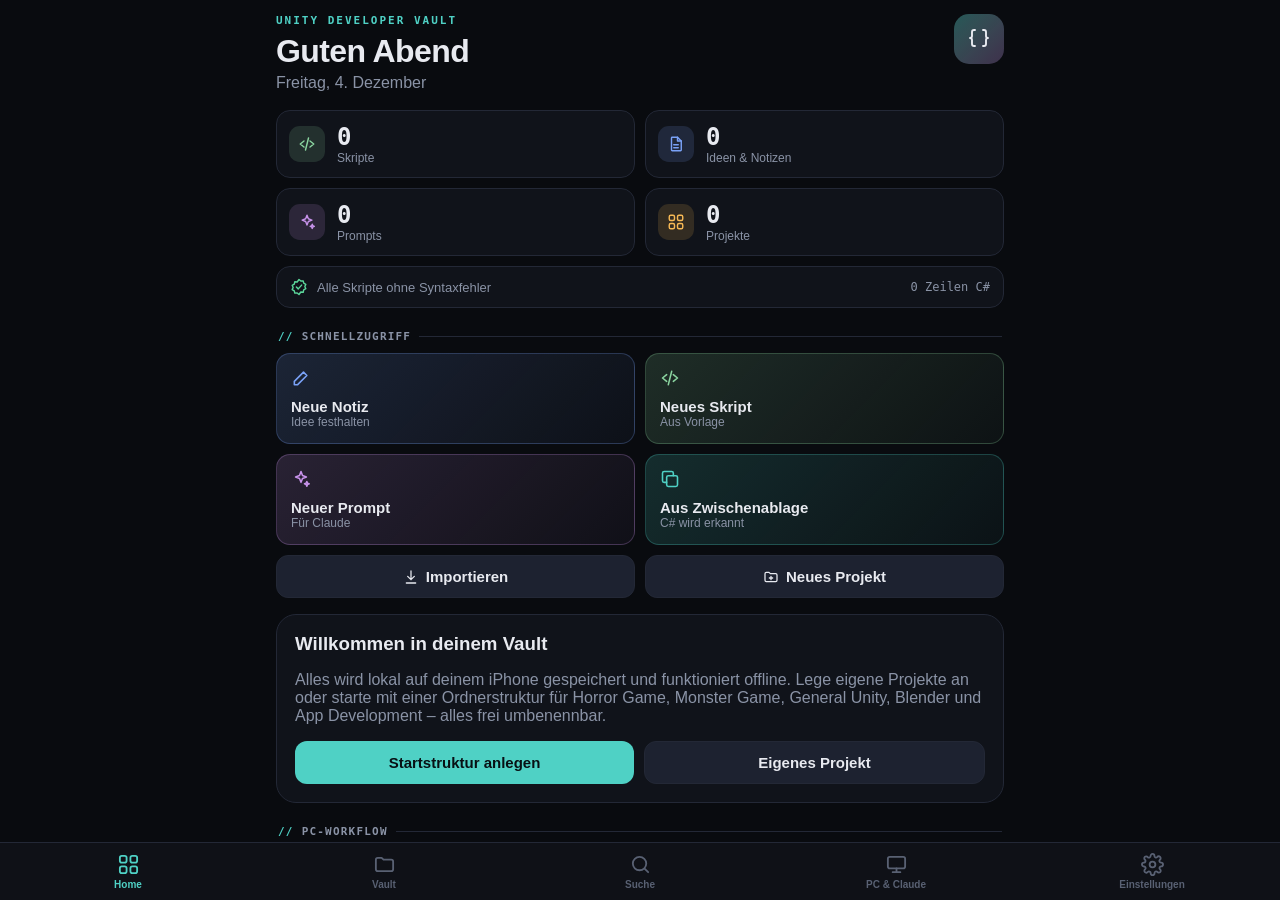
<file: web/index.html>
<!doctype html>
<html lang="de" data-theme="dark">
<head>
  <meta charset="utf-8">
  <meta name="viewport" content="width=device-width, initial-scale=1, maximum-scale=1, viewport-fit=cover">
  <meta name="theme-color" content="#090B0F">
  <meta name="apple-mobile-web-app-capable" content="yes">
  <meta name="mobile-web-app-capable" content="yes">
  <meta name="apple-mobile-web-app-status-bar-style" content="black-translucent">
  <meta name="apple-mobile-web-app-title" content="Unity Vault">
  <meta name="format-detection" content="telephone=no">
  <title>Unity Vault</title>
  <link rel="manifest" href="manifest.webmanifest">
  <link rel="apple-touch-icon" href="icons/icon-180.png">
  <link rel="icon" href="icons/icon-192.png">
  <link rel="stylesheet" href="styles.css">
</head>
<body>
  <div id="splash"><div class="splash-logo">{ }</div></div>
  <div id="app">
    <main id="view"></main>
    <nav id="tabbar" aria-label="Hauptnavigation"></nav>
  </div>
  <div id="overlay"></div>
  <div id="toasts" aria-live="polite"></div>
  <noscript>Diese App benötigt JavaScript.</noscript>
  <script type="module" src="js/app.js"></script>
</body>
</html>
</file>
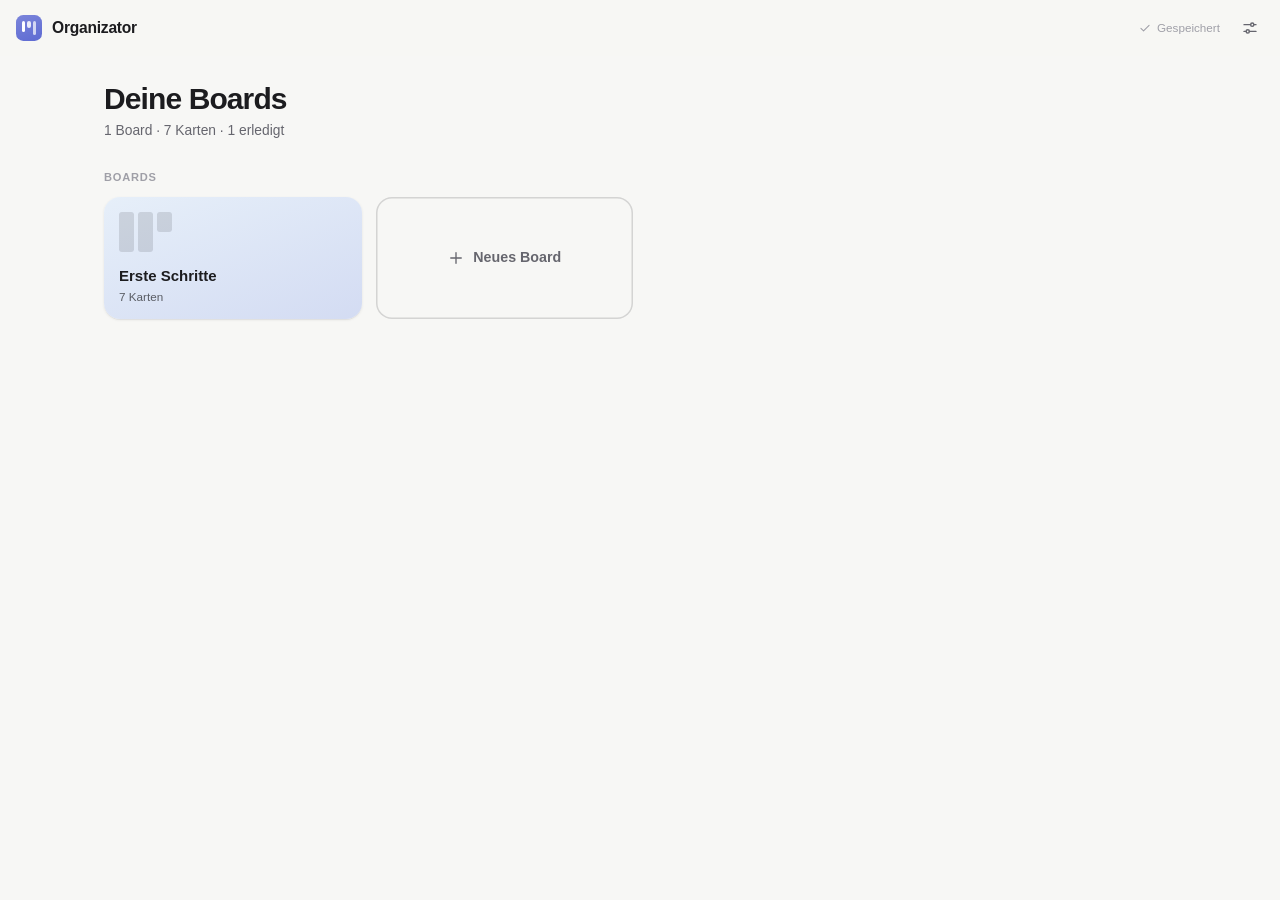
<file: web/board/index.html>
<!doctype html>
<html lang="de" data-theme="light">
<head>
  <meta charset="utf-8">
  <meta name="viewport" content="width=device-width, initial-scale=1, maximum-scale=1, viewport-fit=cover">
  <meta name="theme-color" content="#F7F7F5">
  <meta name="description" content="Organizator – minimalistische Boards mit Listen und Karten. Offline, automatisch gespeichert.">
  <meta name="apple-mobile-web-app-capable" content="yes">
  <meta name="mobile-web-app-capable" content="yes">
  <meta name="apple-mobile-web-app-status-bar-style" content="default">
  <meta name="apple-mobile-web-app-title" content="Organizator">
  <meta name="format-detection" content="telephone=no">
  <title>Organizator</title>
  <link rel="manifest" href="manifest.webmanifest">
  <link rel="apple-touch-icon" href="icons/icon-180.png">
  <link rel="icon" href="icons/icon-192.png">
  <link rel="stylesheet" href="styles.css">
  <script>
    // Apply the saved theme before the first paint (no white flash in dark mode).
    try {
      var s = JSON.parse(localStorage.getItem("organizator.settings") || "{}");
      var dark = s.theme === "dark" || (s.theme !== "light" && matchMedia("(prefers-color-scheme: dark)").matches);
      document.documentElement.dataset.theme = dark ? "dark" : "light";
    } catch (e) {}
  </script>
</head>
<body>
  <div id="splash" aria-hidden="true"><span class="logo" style="width:44px;height:44px;padding:11px;gap:4px"><i></i><i></i><i></i></span></div>
  <div id="app"></div>
  <div id="toasts" aria-live="polite"></div>
  <noscript>Organizator benötigt JavaScript.</noscript>
  <script type="module" src="js/app.js"></script>
</body>
</html>
</file>
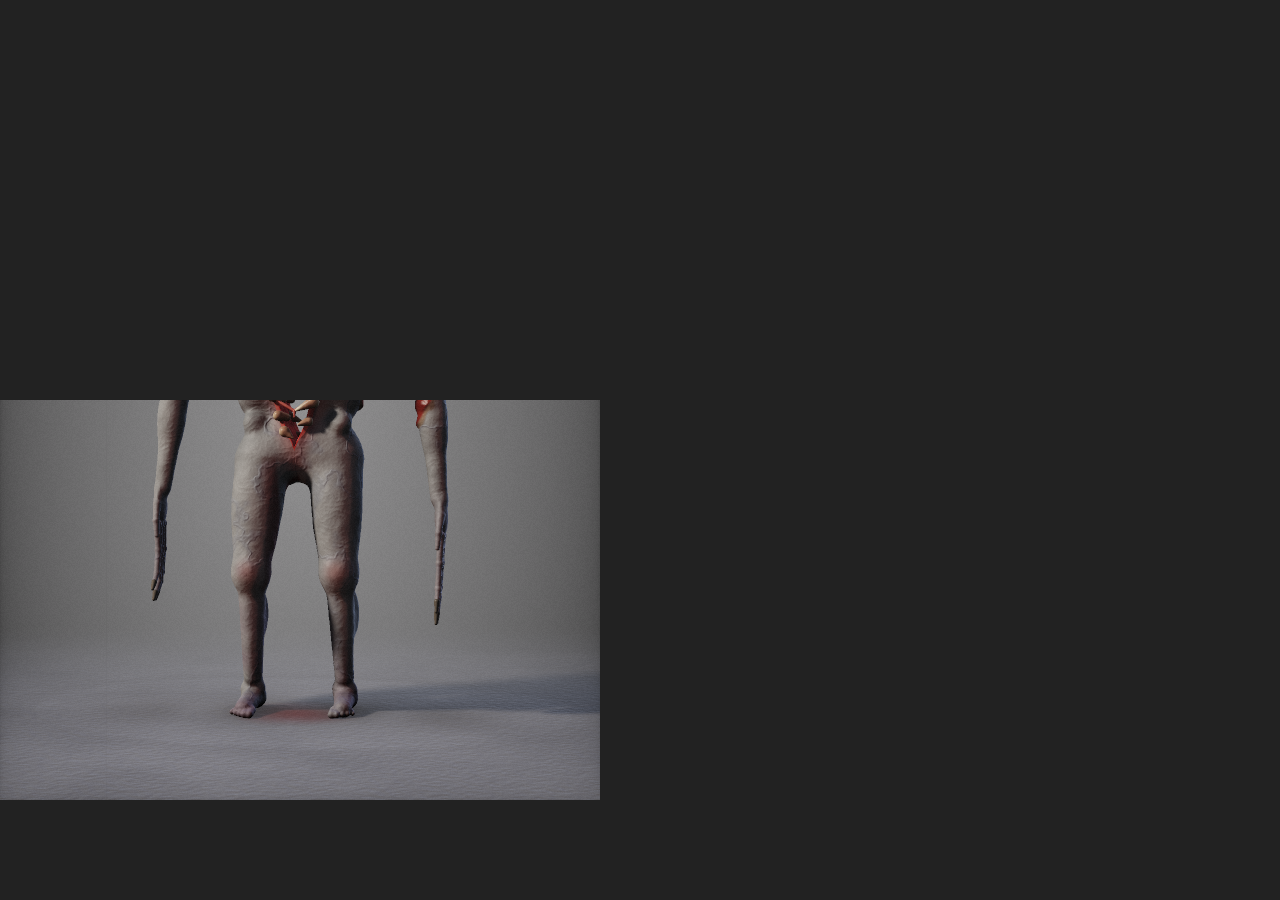
<file: creatures/spalt/spalt_render.html>
<!doctype html>
<html><head><meta charset="utf-8"><title>Spalt Render</title>
<style>html,body{margin:0;background:#222}canvas{display:block}</style></head>
<body><canvas id="c"></canvas>
<script id="fs" type="x-shader/x-fragment">
precision highp float;
uniform vec2 uRes;
uniform vec2 uOff;
uniform float uAA;

// ---------------- noise ----------------
float hash(vec3 p){ p=fract(p*0.3183099+0.1); p*=17.0; return fract(p.x*p.y*p.z*(p.x+p.y+p.z)); }
float noise(vec3 x){
  vec3 i=floor(x); vec3 f=fract(x); f=f*f*(3.0-2.0*f);
  return mix(mix(mix(hash(i),hash(i+vec3(1,0,0)),f.x),mix(hash(i+vec3(0,1,0)),hash(i+vec3(1,1,0)),f.x),f.y),
             mix(mix(hash(i+vec3(0,0,1)),hash(i+vec3(1,0,1)),f.x),mix(hash(i+vec3(0,1,1)),hash(i+vec3(1,1,1)),f.x),f.y),f.z);
}
float fbm(vec3 p){ float a=0.5,s=0.0; for(int i=0;i<5;i++){ s+=a*noise(p); p=p*2.03+vec3(1.7,9.2,3.1); a*=0.5;} return s; }

// ---------------- primitives ----------------
float smin(float a,float b,float k){ float h=clamp(0.5+0.5*(b-a)/k,0.0,1.0); return mix(b,a,h)-k*h*(1.0-h); }
float sdSph(vec3 p,vec3 c,float r){ return length(p-c)-r; }
float sdCap(vec3 p,vec3 a,vec3 b,float r){ vec3 pa=p-a,ba=b-a; float h=clamp(dot(pa,ba)/dot(ba,ba),0.0,1.0); return length(pa-ba*h)-r; }
float sdRC(vec3 p,vec3 a,vec3 b,float r1,float r2){
  vec3 ba=b-a; float l2=dot(ba,ba); float rr=r1-r2; float a2=l2-rr*rr; float il2=1.0/l2;
  vec3 pa=p-a; float y=dot(pa,ba); float z=y-l2;
  vec3 xv=pa*l2-ba*y; float x2=dot(xv,xv); float y2=y*y*l2; float z2=z*z*l2;
  float k=sign(rr)*rr*rr*x2;
  if(sign(z)*a2*z2>k) return sqrt(x2+z2)*il2-r2;
  if(sign(y)*a2*y2<k) return sqrt(x2+y2)*il2-r1;
  return (sqrt(x2*a2*il2)+y*rr)*il2-r1;
}
float sdEll(vec3 p,vec3 c,vec3 r){ p-=c; float k0=length(p/r); float k1=length(p/(r*r)); return k0*(k0-1.0)/k1; }

float smax(float a,float b,float k){ return -smin(-a,-b,k); }
vec3 rotZ(vec3 p,float a){ float c=cos(a),s=sin(a); return vec3(c*p.x-s*p.y,s*p.x+c*p.y,p.z); }
vec3 rotX(vec3 p,float a){ float c=cos(a),s=sin(a); return vec3(p.x,c*p.y-s*p.z,s*p.y+c*p.z); }
vec3 rotY(vec3 p,float a){ float c=cos(a),s=sin(a); return vec3(c*p.x+s*p.z,p.y,-s*p.x+c*p.z); }

// ---------------- creature: DER SPALT ----------------
float gMat; float gFlay; vec3 gQ;

vec3 pose(vec3 p){
  // slight torso twist + head tilted to the side and forward
  vec3 q=p;
  q=rotY(q,0.10*smoothstep(1.0,2.0,q.y));
  float k=smoothstep(1.95,2.18,q.y);
  vec3 piv=vec3(0.0,2.0,0.0);
  q=piv+rotX(rotZ(q-piv,0.20*k),-0.16*k);
  return q;
}

float gapW(float y){
  float open=smoothstep(0.96,1.20,y);
  float b=0.13*smoothstep(1.0,1.62,y)*(1.0-0.66*smoothstep(1.76,2.06,y));
  return mix(-0.03,0.012+b,open);
}

float head(vec3 q){
  vec3 ps=vec3(abs(q.x),q.yz);
  float d=sdEll(q,vec3(0.0,2.30,0.05),vec3(0.160,0.215,0.180));
  d=smin(d,sdEll(q,vec3(0.0,2.37,-0.02),vec3(0.168,0.185,0.178)),0.05);       // cranium
  d=smin(d,sdEll(q,vec3(0.0,2.15,0.08),vec3(0.095,0.075,0.085)),0.06);        // narrow jaw
  d=smin(d,sdEll(ps,vec3(0.115,2.25,0.13),vec3(0.045,0.028,0.04)),0.03);      // cheekbones
  d=smin(d,sdEll(ps,vec3(0.095,2.36,0.20),vec3(0.06,0.022,0.03)),0.03);       // brow
  d=smax(d,-sdSph(ps,vec3(0.10,2.31,0.235),0.045),0.025);                      // skinned-over sockets
  d=smax(d,-sdEll(ps,vec3(0.16,2.33,0.06),vec3(0.03,0.05,0.05)),0.03);        // temples
  // neck
  d=smin(d,sdRC(q,vec3(0.0,1.97,-0.03),vec3(0.0,2.17,0.02),0.125,0.105),0.05);
  d=smin(d,sdCap(ps,vec3(0.075,2.19,0.02),vec3(0.025,1.99,0.11),0.022),0.025); // SCM
  return d;
}

float torso(vec3 q){
  vec3 ps=vec3(abs(q.x),q.yz);
  float d=sdEll(q,vec3(0.0,1.74,0.0),vec3(0.36,0.30,0.20));                    // ribcage
  d=smin(d,sdEll(q,vec3(0.0,1.98,-0.07),vec3(0.28,0.10,0.12)),0.08);          // trapezius
  d=smin(d,sdEll(ps,vec3(0.17,1.80,0.12),vec3(0.15,0.095,0.075)),0.05);       // pecs
  d=smin(d,sdEll(ps,vec3(0.26,1.62,-0.05),vec3(0.10,0.20,0.10)),0.06);        // lats
  d=smin(d,sdEll(ps,vec3(0.19,1.82,-0.16),vec3(0.12,0.12,0.045)),0.04);       // scapulae
  d=smin(d,sdEll(ps,vec3(0.44,1.84,0.0),vec3(0.105,0.125,0.105)),0.05);       // delts
  d=smin(d,sdSph(ps,vec3(0.42,1.92,0.0),0.055),0.04);                          // acromion
  d=smin(d,sdCap(ps,vec3(0.04,1.97,0.11),vec3(0.40,1.94,0.02),0.022),0.03);   // collarbones
  d=smin(d,sdEll(q,vec3(0.0,1.43,0.0),vec3(0.22,0.25,0.14)),0.10);            // sunken belly
  d=smin(d,sdEll(ps,vec3(0.19,1.36,0.0),vec3(0.085,0.14,0.11)),0.06);         // obliques
  d=smin(d,sdEll(q,vec3(0.0,1.10,-0.02),vec3(0.24,0.15,0.15)),0.09);          // pelvis
  d=smin(d,sdSph(ps,vec3(0.185,1.20,0.07),0.045),0.04);                        // iliac crest
  d=smin(d,sdEll(ps,vec3(0.11,1.05,-0.10),vec3(0.115,0.12,0.10)),0.05);       // glutes
  return d;
}

float legs(vec3 q){
  float sd=q.x>0.0?1.0:-1.0;
  vec3 ps=vec3(abs(q.x),q.yz);
  if(sd<0.0) ps.z-=0.05;                                                      // contrapposto
  float d=sdRC(ps,vec3(0.15,1.04,0.0),vec3(0.18,0.58,0.10),0.12,0.075);
  d=smin(d,sdEll(ps,vec3(0.17,0.84,0.06),vec3(0.085,0.20,0.085)),0.05);       // quads
  d=smin(d,sdEll(ps,vec3(0.17,0.86,-0.04),vec3(0.08,0.18,0.07)),0.05);        // hamstrings
  d=smin(d,sdSph(ps,vec3(0.18,0.58,0.09),0.068),0.04);                         // knee joint
  d=smin(d,sdEll(ps,vec3(0.18,0.60,0.15),vec3(0.045,0.05,0.03)),0.02);        // kneecap
  d=smin(d,sdRC(ps,vec3(0.18,0.58,0.08),vec3(0.19,0.10,0.0),0.062,0.038),0.04);
  d=smin(d,sdEll(ps,vec3(0.19,0.40,-0.03),vec3(0.058,0.13,0.062)),0.04);      // calf
  d=smin(d,sdCap(ps,vec3(0.18,0.54,0.09),vec3(0.19,0.14,0.035),0.02),0.02);   // tibia ridge
  d=smin(d,sdSph(ps,vec3(0.215,0.09,0.0),0.027),0.02);                         // ankle bones
  d=smin(d,sdSph(ps,vec3(0.165,0.095,0.0),0.025),0.02);
  d=smin(d,sdSph(ps,vec3(0.19,0.045,-0.045),0.045),0.03);                      // heel
  d=smin(d,sdRC(ps,vec3(0.19,0.06,-0.02),vec3(0.20,0.03,0.15),0.045,0.035),0.03);
  for(int i=0;i<5;i++){ float fi=float(i);
    vec3 t0=vec3(0.165+fi*0.017,0.026,0.15-abs(fi-1.0)*0.008);
    d=smin(d,sdCap(ps,t0,t0+vec3(0.003*fi,-0.008,0.055-fi*0.007),0.016-fi*0.0015),0.01);
  }
  return d;
}

float arms(vec3 q, out float nails){
  float sd=q.x>0.0?1.0:-1.0;
  vec3 ps=vec3(abs(q.x),q.yz);
  if(sd>0.0) ps+=vec3(0.0,0.04,-0.01);                                         // dropped shoulder
  float d=sdRC(ps,vec3(0.47,1.84,-0.01),vec3(0.55,1.38,-0.05),0.07,0.05);
  d=smin(d,sdEll(ps,vec3(0.52,1.60,0.02),vec3(0.055,0.13,0.055)),0.04);       // biceps
  d=smin(d,sdEll(ps,vec3(0.53,1.62,-0.06),vec3(0.055,0.15,0.05)),0.04);       // triceps
  d=smin(d,sdSph(ps,vec3(0.555,1.37,-0.08),0.033),0.03);                       // elbow
  d=smin(d,sdRC(ps,vec3(0.55,1.37,-0.04),vec3(0.59,0.93,0.03),0.060,0.036),0.04);
  d=smin(d,sdEll(ps,vec3(0.57,1.24,0.0),vec3(0.05,0.12,0.048)),0.04);         // forearm mass
  d=smin(d,sdSph(ps,vec3(0.60,0.93,0.0),0.024),0.02);                          // wrist bone
  d=smin(d,sdEll(ps,vec3(0.60,0.85,0.04),vec3(0.028,0.085,0.058)),0.03);      // palm
  nails=1e3;
  float curl=sd<0.0?0.55:0.15;
  for(int i=0;i<4;i++){ float fi=float(i);
    vec3 a=vec3(0.60,0.775,0.0+fi*0.027);
    float ln=(i==0||i==3)?0.85:1.0;
    vec3 dir=normalize(vec3(-0.05,-1.0,0.05));
    vec3 m1=a+dir*0.13*ln;
    vec3 dir2=normalize(dir+vec3(0.0,0.0,curl*0.6));
    vec3 m2=m1+dir2*0.12*ln;
    vec3 dir3=normalize(dir2+vec3(0.0,curl*0.4,curl));
    vec3 tp=m2+dir3*0.085*ln;
    d=smin(d,sdSph(ps,a,0.018),0.008);                                         // knuckle
    d=smin(d,sdRC(ps,a,m1,0.016,0.0135),0.006);
    d=smin(d,sdSph(ps,m1,0.016),0.005);
    d=smin(d,sdRC(ps,m1,m2,0.0135,0.012),0.005);
    d=smin(d,sdSph(ps,m2,0.0135),0.004);
    d=smin(d,sdRC(ps,m2,tp,0.012,0.009),0.004);
    nails=min(nails,sdRC(ps,tp-dir3*0.02+vec3(0.0,0.0,0.004),tp+dir3*0.022,0.009,0.004));
  }
  vec3 t0=vec3(0.60,0.86,0.09), t1=vec3(0.595,0.79,0.12), t2=vec3(0.59,0.73,0.125);
  d=smin(d,sdRC(ps,t0,t1,0.017,0.014),0.01);
  d=smin(d,sdRC(ps,t1,t2,0.014,0.011),0.005);
  return d;
}

float teeth(vec3 q){
  if(abs(q.x)>0.24||q.y<1.0||q.y>2.47) return 1e3;
  float d=1e3;
  for(int i=0;i<17;i++){
    for(int s=0;s<2;s++){
      float sg=(s==0)?-1.0:1.0;
      float fi=float(i)+(sg>0.0?0.5:0.0);
      float y=1.08+fi*0.080;
      float w=gapW(y);
      if(w<0.02) continue;
      if(abs(q.y-y)>0.12) continue;
      float zf=0.075*(1.0-smoothstep(1.9,2.4,y))+0.045;
      for(int r=0;r<2;r++){
        float h1=fract(sin(fi*7.31+sg*3.7+float(r)*1.9)*917.7);
        float h2=fract(sin(fi*3.17+sg*1.3+float(r)*5.1)*331.3);
        float z=(r==0)?zf:-zf*0.55;
        float ln=(h1<0.18)?0.35:(0.55+0.45*h2);                                // some broken
        float rad=0.016+0.008*h2;
        vec3 a=vec3(sg*(w+0.014),y+(h1-0.5)*0.02,z+(h2-0.5)*0.02);
        vec3 b=vec3(sg*(w-w*0.95*ln),y-0.03*(h2-0.3)-0.015,z+(h1-0.5)*0.05);
        d=min(d,sdRC(q,a,b,rad,(h1<0.18)?rad*0.7:0.0025));
      }
    }
  }
  return d;
}

float strands(vec3 q){
  if(abs(q.x)>0.2) return 1e3;
  float d=1e3;
  for(int i=0;i<4;i++){ float fi=float(i);
    float y=1.30+fi*0.19+0.03*sin(fi*5.0);
    float w=gapW(y)+0.01; float z=0.12-0.055*fi+0.03*sin(fi*3.0);
    vec3 a=vec3(-w,y,z), b=vec3(w,y+0.02*sin(fi*2.0),z),
         m=vec3(0.02*sin(fi),y-0.05-0.04*fract(fi*0.37),z);
    float r=0.0035+0.002*fract(fi*0.71);
    d=min(d,sdCap(q,a,m,r)); d=min(d,sdCap(q,m,b,r));
    d=min(d,sdRC(q,m,m+vec3(0.0,-0.025-0.03*fract(fi*0.53),0.0),r*1.3,0.001)); // drip
  }
  return d;
}

float map(vec3 p){
  float g=p.y;
  float bound=sdEll(p,vec3(0.0,1.3,0.0),vec3(0.95,1.45,0.55));
  if(bound>0.3){ gMat=4.0; return min(g,bound); }
  vec3 q=pose(p); gQ=q;
  float dBody=torso(q);
  if(q.y>1.9) dBody=smin(dBody,head(q),0.05);
  if(q.y<1.25) dBody=smin(dBody,legs(q),0.06);
  float dNail=1e3;
  if(abs(q.x)>0.30) dBody=smin(dBody,arms(q,dNail),0.05);
  float w=gapW(q.y);
  float rim=smoothstep(0.035,0.0,abs(abs(q.x)-w))*smoothstep(1.05,1.25,q.y);
  if(dBody<0.05){
    float fl=smoothstep(0.60,0.66,fbm(q*2.2+vec3(3.0,1.0,0.0)));
    gFlay=fl;
    float skinD=0.006*fbm(q*5.0)+0.0006*abs(sin(q.y*70.0+fbm(q*6.0)*30.0));
    float veins=1.0-smoothstep(0.0,0.018,abs(fbm(q*4.0)-0.5));
    float ax=abs(q.x);
    float ribs=smoothstep(0.12,0.22,ax)*(1.0-smoothstep(0.36,0.40,ax))*smoothstep(1.46,1.54,q.y)*(1.0-smoothstep(1.70,1.76,q.y))
               *smoothstep(-0.08,0.04,q.z)*(0.5+0.5*sin(q.y*52.0-ax*9.0));
    dBody+=skinD-0.0012*veins-0.011*ribs+fl*(0.004*sin(q.y*80.0+fbm(q*3.0)*10.0)-0.008);
    dBody-=0.012*rim;                                                          // swollen lips of the rift
  }
  float cut=w-abs(q.x);
  if(cut>-0.01) cut+=0.004*fbm(q*30.0);
  float dB=max(dBody,cut);
  float isCut=(cut>dBody-0.004)?1.0:0.0;
  float dT=teeth(q);
  float dS=strands(q);
  float d=dB; gMat=isCut>0.5?3.0:(rim>0.35?3.5:1.0);
  if(dNail<d){d=dNail;gMat=2.6;}
  if(dT<d){d=dT;gMat=2.0;}
  if(dS<d){d=dS;gMat=3.2;}
  if(g<d){d=g;gMat=4.0;}
  return d;
}

vec3 calcN(vec3 p){
  vec2 e=vec2(0.0009,0.0);
  return normalize(vec3(map(p+e.xyy)-map(p-e.xyy),map(p+e.yxy)-map(p-e.yxy),map(p+e.yyx)-map(p-e.yyx)));
}
float shadow(vec3 ro,vec3 rd,float k){
  float res=1.0,t=0.015;
  for(int i=0;i<80;i++){ float h=map(ro+rd*t); res=min(res,k*h/t); t+=clamp(h,0.008,0.2); if(res<0.002||t>6.0)break; }
  res=clamp(res,0.0,1.0); return res*res*(3.0-2.0*res);
}
float ao(vec3 p,vec3 n){
  float o=0.0,s=1.0;
  for(int i=1;i<=6;i++){ float h=0.02*float(i*i); o+=(h-map(p+n*h))*s; s*=0.62; }
  return clamp(1.0-1.7*o,0.0,1.0);
}
vec3 bump(vec3 p,vec3 n,float f,float amt){
  float e=0.5/f;
  vec3 g=vec3(noise((p+vec3(e,0,0))*f)-noise((p-vec3(e,0,0))*f),
              noise((p+vec3(0,e,0))*f)-noise((p-vec3(0,e,0))*f),
              noise((p+vec3(0,0,e))*f)-noise((p-vec3(0,0,e))*f));
  g-=n*dot(g,n);
  return normalize(n-amt*g);
}

vec3 bgCol(vec2 uv){
  float g=0.19-0.10*length(uv*vec2(1.1,0.55));
  return vec3(g*1.0,g*0.99,g*1.0);
}

vec3 render(vec2 frag){
  vec2 uv=(2.0*frag-uRes)/uRes.y;
  vec3 ro=vec3(1.05,1.05,5.75);
  vec3 ta=vec3(0.0,1.30,0.0);
  vec3 ww=normalize(ta-ro); vec3 uu=normalize(cross(ww,vec3(0,1,0))); vec3 vv=cross(uu,ww);
  vec3 rd=normalize(uv.x*uu+uv.y*vv+3.45*ww);

  float t=0.5; float m=-1.0;
  for(int i=0;i<300;i++){
    vec3 p=ro+rd*t; float h=map(p);
    if(abs(h)<0.0005*t){ m=gMat; break; }
    t+=h*0.7; if(t>14.0)break;
  }
  vec3 bg=bgCol(uv);
  if(m<0.0) return bg;
  vec3 p=ro+rd*t;
  map(p); m=gMat; float fl=gFlay; vec3 q=gQ;
  vec3 n=calcN(p);
  float occ=ao(p,n);

  vec3 alb; float spec=0.04; float gloss=40.0; float sss=0.0;
  float gw=gapW(q.y); float edge=1.0-smoothstep(0.0,0.09,abs(q.x)-gw);
  if(q.y<1.0) edge=0.0;
  if(m<1.5){
    n=bump(p,n,140.0,0.10);                                                    // pores
    n=bump(p,n,35.0,0.12);                                                     // fine wrinkles
    float mot=fbm(q*3.5);
    vec3 skin=mix(vec3(0.145,0.150,0.155),vec3(0.285,0.285,0.28),mot);         // pale, slightly yellow-grey
    float veins=1.0-smoothstep(0.0,0.045,abs(fbm(q*4.0)-0.5));
    skin=mix(skin,vec3(0.12,0.14,0.20),veins*0.22);
    // livor mortis: purple pooling in lower legs and hands
    float livor=(1.0-smoothstep(0.15,0.75,q.y))*smoothstep(0.35,0.7,fbm(q*3.0+4.0));
    livor+=smoothstep(1.0,0.75,q.y)*step(0.5,abs(q.x))*0.4;
    skin=mix(skin,vec3(0.16,0.10,0.14),clamp(livor,0.0,1.0)*0.6);
    // redness at joints / knuckles
    float jnt=smoothstep(0.08,0.0,length(vec2(abs(q.x)-0.18,q.y-0.59)))+smoothstep(0.05,0.0,length(vec2(abs(q.x)-0.555,q.y-1.37)));
    skin=mix(skin,vec3(0.26,0.12,0.11),clamp(jnt,0.0,1.0)*0.5);
    // grime
    skin*=0.80+0.25*fbm(q*22.0);
    float str=0.5+0.5*sin(q.y*80.0+fbm(q*3.0)*10.0);
    vec3 mus=mix(vec3(0.06,0.010,0.010),vec3(0.22,0.04,0.03),0.4*str+0.6*fbm(q*11.0));
    float tear=smoothstep(0.0,0.3,fl)*(1.0-smoothstep(0.55,1.0,fl));
    alb=mix(skin,mus,fl);
    alb=mix(alb,vec3(0.22,0.17,0.10),tear*0.45);                               // fat layer at torn edges
    // inflamed edges + blood trails
    float drip=smoothstep(0.62,0.82,noise(vec3(q.x*24.0,q.y*1.3,q.z*24.0)))*(1.0-smoothstep(0.0,0.2,abs(q.x)))*step(0.40,q.y)*(1.0-step(1.06,q.y));
    alb=mix(alb,vec3(0.22,0.05,0.045),edge*0.45);
    float bld=clamp(edge*smoothstep(0.45,0.7,fbm(q*6.0))+drip,0.0,1.0);
    alb=mix(alb,vec3(0.11,0.01,0.008),bld*0.9);
    spec=mix(0.035,0.06,max(fl,bld)); gloss=mix(28.0,120.0,max(fl,bld)); sss=mix(0.55,0.3,fl);
  } else if(m<2.3){
    n=bump(p,n,90.0,0.15);
    float c=fbm(q*22.0);
    alb=mix(vec3(0.42,0.36,0.24),vec3(0.66,0.60,0.45),c);                      // yellowed teeth
    float root=smoothstep(0.05,0.0,abs(abs(q.x)-gw)-0.01);
    alb=mix(alb,vec3(0.20,0.06,0.04),root*0.75);
    alb*=0.85+0.25*noise(q*300.0);
    spec=0.06; gloss=90.0; sss=0.2;
  } else if(m<2.8){
    alb=vec3(0.10,0.085,0.07); spec=0.05; gloss=80.0;                          // cracked dark nails
  } else {
    // rift flesh, gums, saliva
    n=bump(p,n,60.0,0.18);
    float c=fbm(q*9.0);
    float rid=0.5+0.5*sin(q.y*120.0+fbm(q*6.0)*8.0);
    alb=mix(vec3(0.16,0.015,0.015),vec3(0.45,0.07,0.055),c*0.6+rid*0.4);
    if(m>3.4){ alb=mix(vec3(0.22,0.06,0.05),vec3(0.34,0.10,0.09),c); }        // swollen gums
    if(m>3.1&&m<3.4){ alb=vec3(0.35,0.12,0.10); }
    spec=0.08; gloss=160.0; sss=0.8;
  }
  if(m>3.9){
    alb=vec3(0.13)*(0.85+0.3*fbm(vec3(p.xz*3.0,0.0)));
    spec=0.02; gloss=8.0;
    float bl=smoothstep(0.28,0.0,length(p.xz-vec2(0.0,0.10))-0.07*fbm(p*7.0));
    alb=mix(alb,vec3(0.09,0.012,0.010),clamp(bl,0.0,1.0)*0.92);
    if(bl>0.3){spec=0.06;gloss=150.0;}
  }

  vec3 L=normalize(vec3(-0.80,0.62,0.40));   // soft key: upper left front
  vec3 R=normalize(vec3(0.35,0.45,-0.85));   // cold back light
  vec3 H=normalize(L-rd);
  float ndl=dot(n,L);
  float dif=clamp(ndl,0.0,1.0);
  float sh=shadow(p+n*0.003,L,7.0);
  float fre=pow(1.0-clamp(dot(n,-rd),0.0,1.0),5.0);
  float rimT=pow(clamp(1.0+dot(n,rd),0.0,1.0),2.0)*clamp(dot(n,R)+0.25,0.0,1.0);
  float sky=0.5+0.5*n.y;
  float bounce=clamp(0.5-0.5*n.y,0.0,1.0);

  vec3 col=vec3(0.0);
  vec3 keyC=vec3(1.30,1.20,1.08);
  col+=alb*dif*sh*keyC;
  // subsurface: light bleeding into the shadow terminator, reddened
  float wrap=clamp((ndl+0.5)/1.5,0.0,1.0)-dif;
  col+=alb*sss*max(wrap,0.0)*vec3(1.1,0.45,0.35)*(0.35+0.65*sh);
  col+=alb*sky*occ*vec3(0.11,0.125,0.155);
  col+=alb*bounce*occ*vec3(0.07,0.065,0.06);
  col+=alb*rimT*occ*vec3(0.50,0.60,0.85)*2.0;
  float F=spec+(1.0-spec)*fre;
  float sp=pow(clamp(dot(n,H),0.0,1.0),gloss)*(gloss+8.0)/25.0;
  col+=sp*F*dif*sh*keyC*0.9;
  col+=F*occ*sky*vec3(0.05,0.055,0.07)*(gloss>60.0?1.0:0.4);                  // sheen/env reflection
  col*=0.30+0.70*occ;
  if(m>3.9) col=mix(col,bg,smoothstep(4.0,9.0,t));
  return col;
}

void main(){
  vec2 fc=gl_FragCoord.xy+uOff;
  vec3 c=vec3(0.0);
  for(int j=0;j<2;j++)for(int i=0;i<2;i++){
    vec2 o=(vec2(float(i),float(j))-0.5)*0.5*uAA;
    c+=render(fc+o);
  }
  c*=0.25;
  // ACES tonemap + gamma
  c=(c*(2.51*c+0.03))/(c*(2.43*c+0.59)+0.14);
  c=pow(clamp(c,0.0,1.0),vec3(1.0/2.2));
  vec2 uv=fc/uRes; c*=0.60+0.40*pow(16.0*uv.x*uv.y*(1.0-uv.x)*(1.0-uv.y),0.2);
  c+=(hash(vec3(fc,1.0))-0.5)*0.025;
  gl_FragColor=vec4(c,1.0);
}
</script>
<script>
const W=+new URLSearchParams(location.search).get('w')||600;
const Hh=Math.round(W*4/3);
const cv=document.getElementById('c'); cv.width=W; cv.height=Hh;
const gl=cv.getContext('webgl',{preserveDrawingBuffer:true,antialias:false});
function sh(t,s){const o=gl.createShader(t);gl.shaderSource(o,s);gl.compileShader(o);if(!gl.getShaderParameter(o,gl.COMPILE_STATUS))throw new Error(gl.getShaderInfoLog(o));return o;}
const pr=gl.createProgram();
gl.attachShader(pr,sh(gl.VERTEX_SHADER,'attribute vec2 p;void main(){gl_Position=vec4(p,0,1);}'));
gl.attachShader(pr,sh(gl.FRAGMENT_SHADER,document.getElementById('fs').textContent));
gl.linkProgram(pr); if(!gl.getProgramParameter(pr,gl.LINK_STATUS))throw new Error(gl.getProgramInfoLog(pr));
gl.useProgram(pr);
const b=gl.createBuffer();gl.bindBuffer(gl.ARRAY_BUFFER,b);
gl.bufferData(gl.ARRAY_BUFFER,new Float32Array([-1,-1,1,-1,-1,1,1,1]),gl.STATIC_DRAW);
const loc=gl.getAttribLocation(pr,'p');gl.enableVertexAttribArray(loc);gl.vertexAttribPointer(loc,2,gl.FLOAT,false,0,0);
gl.uniform2f(gl.getUniformLocation(pr,'uRes'),W,Hh);
gl.uniform2f(gl.getUniformLocation(pr,'uOff'),0,0);
gl.uniform1f(gl.getUniformLocation(pr,'uAA'),1.0);
gl.enable(gl.SCISSOR_TEST);
const T=100; const tiles=[];
for(let y=0;y<Hh;y+=T)for(let x=0;x<W;x+=T)tiles.push([x,y]);
let k=0;
function step(){
  if(k>=tiles.length){window.DONE=true;return;}
  const [x,y]=tiles[k++]; gl.scissor(x,y,T,T); gl.drawArrays(gl.TRIANGLE_STRIP,0,4); gl.finish();
  setTimeout(step,0);
}
step();
</script></body></html>
</file>
<file: web/styles.css>
/* Unity Developer Vault – design system (dark-first IDE aesthetic). */
:root {
  --bg: #090B0F; --surface: #10131A; --surface2: #161A23; --hi: #1D2230; --stroke: #232836; --stroke2: #323949;
  --text: #E8EAF0; --text2: #8A93A6; --text3: #596173;
  --accent: #4FD1C5; --amber: #F7B955; --error: #FF5C6C; --warning: #F7B955; --info: #6CB6FF; --success: #5BD69A;
  --note: #7AA2F7; --prompt: #C792EA; --script: #8BD5A0;
  --r-l: 20px; --r-m: 14px; --r-s: 10px;
  --mono: ui-monospace, "SF Mono", SFMono-Regular, Menlo, Consolas, monospace;
  --sans: -apple-system, BlinkMacSystemFont, "SF Pro Text", "Segoe UI", Roboto, sans-serif;
  --safe-t: env(safe-area-inset-top); --safe-b: env(safe-area-inset-bottom);
  --tabbar: calc(58px + var(--safe-b));
  --kb: 0px;
  color-scheme: dark;
  /* editor: Vault Night */
  --ce-bg: #0C0F15; --ce-text: #D8DEE9; --ce-gutter: #3A4152; --ce-gutter-active: #9AA4B8; --ce-cur: rgba(79,209,197,.06);
  --tk-keyword: #C678DD; --tk-type: #4FD1C5; --tk-method: #82AAFF; --tk-string: #C3E88D; --tk-number: #F78C6C; --tk-comment: #5C6678;
  --tk-pre: #FFCB6B; --tk-op: #89DDFF; --tk-punct: #8F9BB3; --tk-invalid: #FF5C6C;
}
html[data-theme="light"] {
  --bg: #F3F4F7; --surface: #FFFFFF; --surface2: #F8F9FB; --hi: #EDEFF4; --stroke: #E1E4EA; --stroke2: #CDD2DB;
  --text: #14171F; --text2: #5B6372; --text3: #99A0AD;
  --accent: #0E9488; --amber: #C27C0E; --error: #D92D3F; --warning: #B7791F; --info: #2F6FDB; --success: #18925A;
  --note: #3B6FE0; --prompt: #8B4FC9; --script: #1E9A4F;
  color-scheme: light;
}
.code-theme-day, html[data-theme="light"] .code-theme-auto {
  --ce-bg: #FBFBFC; --ce-text: #24292F; --ce-gutter: #B4BAC4; --ce-gutter-active: #4B5563; --ce-cur: rgba(14,148,136,.07);
  --tk-keyword: #A626A4; --tk-type: #0E8A82; --tk-method: #4078F2; --tk-string: #50A14F; --tk-number: #C2410C; --tk-comment: #9CA3AF;
  --tk-pre: #986801; --tk-op: #0184BC; --tk-punct: #5B6372; --tk-invalid: #D92D3F;
}

* { box-sizing: border-box; -webkit-tap-highlight-color: transparent; }
html, body { margin: 0; height: 100%; background: var(--bg); color: var(--text); font-family: var(--sans); font-size: 16px; -webkit-text-size-adjust: 100%; overscroll-behavior: none; }
body { overflow: hidden; }
button { font: inherit; color: inherit; background: none; border: 0; padding: 0; cursor: pointer; }
button:disabled { opacity: .4; cursor: default; }
input, textarea, select { font: inherit; color: inherit; }
a { color: var(--accent); }
code { font-family: var(--mono); font-size: .9em; background: var(--hi); padding: 1px 5px; border-radius: 5px; }
.mono { font-family: var(--mono); }
.small { font-size: 12px; }
.muted { color: var(--text2); }
.hint { color: var(--text3); font-size: 13px; line-height: 1.45; margin: 6px 2px; }
.err { color: var(--error); } .warn { color: var(--warning); } .ok { color: var(--success); } .inf { color: var(--info); }
.accent { color: var(--accent); } .script { color: var(--script); }
.spacer { flex: 1; }
.pad { padding: 0 16px; }
.mt { margin-top: 14px; }
.hidden { display: none !important; }
.icon { display: inline-flex; align-items: center; justify-content: center; flex: none; }
.icon.fav { color: var(--amber); margin-left: 5px; }
.clamp3 { display: -webkit-box; -webkit-line-clamp: 3; -webkit-box-orient: vertical; overflow: hidden; margin: 0; }

/* ---------- shell */
#splash { position: fixed; inset: 0; display: grid; place-items: center; background: var(--bg); z-index: 100; }
.splash-logo { font: 700 42px var(--mono); color: var(--accent); }
#app { position: fixed; inset: 0; display: flex; flex-direction: column; }
#view { flex: 1; min-height: 0; position: relative; }
#tabbar { display: flex; height: var(--tabbar); padding-bottom: var(--safe-b); background: color-mix(in srgb, var(--surface) 88%, transparent); backdrop-filter: blur(20px); -webkit-backdrop-filter: blur(20px); border-top: 1px solid var(--stroke); }
#tabbar button { flex: 1; display: flex; flex-direction: column; align-items: center; justify-content: center; gap: 3px; color: var(--text3); font-size: 10px; font-weight: 600; }
#tabbar button.active { color: var(--accent); }
body.editing #tabbar, body.keyboard #tabbar { display: none; }

.screen { position: absolute; inset: 0; display: flex; flex-direction: column; }
.screen-head { display: grid; grid-template-columns: 44px 1fr auto; align-items: center; gap: 6px; padding: calc(var(--safe-t) + 6px) 10px 8px; background: color-mix(in srgb, var(--bg) 90%, transparent); backdrop-filter: blur(18px); -webkit-backdrop-filter: blur(18px); z-index: 2; }
.screen-head.large { grid-template-columns: 0 1fr auto; padding-left: 18px; }
.screen-title { margin: 0; font-size: 17px; font-weight: 650; text-align: center; white-space: nowrap; overflow: hidden; text-overflow: ellipsis; }
.screen-head.large .screen-title { font-size: 32px; font-weight: 750; text-align: left; letter-spacing: -.5px; }
.head-actions { display: flex; gap: 2px; justify-content: flex-end; min-width: 44px; }
.screen-content { flex: 1; overflow-y: auto; -webkit-overflow-scrolling: touch; padding: 4px 16px calc(28px + var(--safe-b)); overscroll-behavior: contain; }
.icon-btn { width: 44px; height: 44px; display: inline-flex; align-items: center; justify-content: center; border-radius: 12px; color: var(--accent); }
.icon-btn:active { background: var(--hi); }
.icon-btn.small { width: 36px; height: 36px; color: var(--text2); }
.icon-btn.danger { color: var(--error); }
.icon-btn.fav-on { color: var(--amber); }
.icon-btn.flip .icon { transform: scaleX(-1); }
.link { color: var(--accent); font-size: 15px; font-weight: 500; padding: 6px 4px; }
.link.strong { font-weight: 650; }
.link.danger { color: var(--error); }
.link.left { text-align: left; font-size: 13px; }

/* ---------- components */
.section-header { display: flex; align-items: center; gap: 8px; margin: 22px 2px 10px; font: 600 11px var(--mono); letter-spacing: 1.2px; }
.slashes { color: var(--accent); }
.section-title { color: var(--text2); }
.section-count { color: var(--text3); }
.section-line { flex: 1; height: 1px; background: var(--stroke); }
.card { display: block; width: 100%; text-align: left; background: var(--surface); border: 1px solid var(--stroke); border-radius: var(--r-m); padding: 14px; }
button.card:active, .row:active, .quick-action:active { transform: scale(.985); }
.badge { display: inline-flex; align-items: center; justify-content: center; border-radius: 30%; flex: none; }
.badge-wrap { position: relative; flex: none; }
.status-dot { position: absolute; right: -2px; bottom: -2px; width: 11px; height: 11px; border-radius: 50%; border: 2px solid var(--surface); }
.list { display: flex; flex-direction: column; }
.card-list { background: var(--surface); border: 1px solid var(--stroke); border-radius: var(--r-m); overflow: hidden; }
.row { display: flex; align-items: center; gap: 12px; padding: 11px 12px; min-height: 60px; cursor: pointer; transition: transform .15s; position: relative; }
.card-list .row + .row::before { content: ""; position: absolute; top: 0; left: 62px; right: 0; height: 1px; background: var(--stroke); }
.row.disabled { opacity: .35; }
.row.selected { background: var(--hi); }
.row-main { flex: 1; min-width: 0; }
.row-title { font-size: 16px; font-weight: 600; white-space: nowrap; overflow: hidden; text-overflow: ellipsis; display: flex; align-items: center; gap: 4px; }
.row-title.mono { font-family: var(--mono); font-size: 14.5px; }
.row-sub { font-size: 13px; color: var(--text2); white-space: nowrap; overflow: hidden; text-overflow: ellipsis; margin-top: 2px; }
.row-meta { display: flex; gap: 8px; font: 10.5px var(--mono); color: var(--text3); margin-top: 3px; overflow: hidden; white-space: nowrap; }
.row-side { display: flex; flex-direction: column; align-items: flex-end; gap: 4px; flex: none; }
.time { font: 10.5px var(--mono); color: var(--text3); }
.row-side .err, .row-side .warn { display: inline-flex; gap: 3px; align-items: center; font: 600 11px var(--mono); }
.count { font: 600 13px var(--mono); color: var(--text2); }
.reorder { position: absolute; left: 2px; top: 2px; font-size: 11px; color: var(--text3); padding: 2px 5px; }
.select-dot { width: 24px; height: 24px; border-radius: 50%; border: 2px solid var(--stroke2); display: grid; place-items: center; color: transparent; flex: none; }
.select-dot.on { background: var(--accent); border-color: var(--accent); color: var(--on-accent); }
.chips { display: flex; gap: 6px; padding: 2px 0; }
.chips.scroll { overflow-x: auto; scrollbar-width: none; margin: 8px -16px 0; padding: 2px 16px; }
.chips.scroll::-webkit-scrollbar { display: none; }
.chips.wrap { flex-wrap: wrap; }
.chip { display: inline-flex; align-items: center; gap: 5px; white-space: nowrap; padding: 6px 11px; border-radius: 99px; font-size: 13px; font-weight: 550; color: var(--c, var(--text2)); background: color-mix(in srgb, var(--c, var(--text2)) 13%, transparent); }
.chip.selected { background: var(--c, var(--accent)); color: var(--on-accent); }
.chip.static { cursor: default; }
.tag { font: 500 11.5px var(--mono); color: var(--text2); background: var(--hi); padding: 3px 7px; border-radius: 6px; }
.empty { text-align: center; padding: 40px 24px; }
.empty-icon { width: 76px; height: 76px; margin: 0 auto 14px; border-radius: 22px; display: grid; place-items: center; color: var(--accent); background: color-mix(in srgb, var(--accent) 14%, transparent); }
.empty h3 { margin: 0 0 6px; font-size: 18px; }
.empty .btn { margin-top: 14px; }
.btn { display: inline-flex; align-items: center; justify-content: center; gap: 7px; padding: 12px 18px; border-radius: 12px; background: var(--accent); color: var(--on-accent); font-weight: 650; font-size: 15px; transition: transform .12s; }
.btn:active { transform: scale(.97); }
.btn.secondary { background: var(--hi); color: var(--text); border: 1px solid var(--stroke); }
.btn.danger { background: var(--error); color: #fff; }
.btn.small { padding: 7px 12px; font-size: 13px; border-radius: 10px; }
.btn.prompt { background: var(--prompt); color: #160a22; }
.btn.wide { width: 100%; margin-top: 8px; }
.row-buttons { display: flex; gap: 10px; margin-top: 10px; }
.row-buttons > .btn { flex: 1; }
.info-line { font-size: 14px; color: var(--text2); margin: 4px 2px; }
.kv { display: flex; justify-content: space-between; padding: 7px 0; border-bottom: 1px solid var(--stroke); font-size: 15px; }
.kv span { color: var(--text2); }
.bullets { margin: 0; padding-left: 20px; color: var(--text2); font-size: 14px; line-height: 1.55; }
.bullets li { margin: 4px 0; }
.crumbs { display: flex; flex-wrap: wrap; gap: 2px; margin: 0 0 4px; }
.crumbs .link { font-size: 13px; padding: 2px; }

/* ---------- dashboard */
.dashboard .screen-head { display: none; }
.dashboard .screen-content { padding-top: calc(var(--safe-t) + 14px); }
.hero { display: flex; justify-content: space-between; align-items: flex-start; margin-bottom: 18px; }
.eyebrow { font: 600 11px var(--mono); letter-spacing: 2px; color: var(--accent); }
.greet { margin: 6px 0 4px; font-size: 32px; font-weight: 750; letter-spacing: -.6px; }
.logo { width: 50px; height: 50px; border-radius: 15px; display: grid; place-items: center; background: linear-gradient(135deg, color-mix(in srgb, var(--accent) 40%, transparent), color-mix(in srgb, var(--prompt) 28%, transparent)); }
.stats { display: grid; grid-template-columns: 1fr 1fr; gap: 10px; }
.stat { display: flex; align-items: center; gap: 12px; padding: 12px; }
.stat-value { font: 700 24px var(--mono); }
.stat-label { font-size: 12px; color: var(--text2); white-space: nowrap; }
.health { display: flex; align-items: center; gap: 9px; margin-top: 10px; padding: 11px 13px; font-size: 13px; color: var(--text2); }
.quick { display: grid; grid-template-columns: 1fr 1fr; gap: 10px; }
.quick-action { text-align: left; padding: 14px; border-radius: var(--r-m); color: var(--c); background: linear-gradient(135deg, color-mix(in srgb, var(--c) 17%, transparent), color-mix(in srgb, var(--c) 4%, transparent)); border: 1px solid color-mix(in srgb, var(--c) 26%, transparent); display: flex; flex-direction: column; gap: 10px; transition: transform .15s; }
.qa-title { font-weight: 650; font-size: 15px; color: var(--text); }
.qa-sub { font-size: 12px; color: var(--text2); }
.welcome h3 { margin: 0 0 8px; }
.welcome { margin-top: 16px; padding: 18px; border-radius: var(--r-l); }
.continue { margin-top: 18px; padding: 16px; border-radius: var(--r-l); background: linear-gradient(135deg, var(--surface2), var(--surface)); border-color: color-mix(in srgb, var(--accent) 28%, transparent); }
.continue-head { display: flex; justify-content: space-between; margin-bottom: 10px; }
.continue-title { display: flex; gap: 10px; align-items: center; margin-bottom: 10px; }
.peek { margin: 0; padding: 9px 10px; border-radius: 9px; background: var(--ce-bg); color: var(--ce-text); font: 10.5px/1.5 var(--mono); overflow: hidden; white-space: pre; max-height: 120px; }
.peek.big { font-size: 13px; margin-top: 10px; max-height: none; }
.hscroll { display: flex; gap: 10px; overflow-x: auto; margin: 0 -16px; padding: 2px 16px 4px; scrollbar-width: none; }
.hscroll::-webkit-scrollbar { display: none; }
.script-card { flex: none; width: 236px; display: flex; flex-direction: column; gap: 8px; }
.script-foot { display: flex; align-items: center; gap: 6px; font-size: 11px; color: var(--text2); }
.dot { display: inline-block; width: 7px; height: 7px; border-radius: 50%; margin-right: 5px; }
.fav-chip { flex: none; width: auto; display: flex; align-items: center; gap: 8px; padding: 10px 12px; font-weight: 600; font-size: 14px; white-space: nowrap; }
.project-grid { display: grid; grid-template-columns: 1fr 1fr; gap: 10px; }
.project { display: flex; flex-direction: column; gap: 8px; background: linear-gradient(135deg, color-mix(in srgb, var(--c) 15%, transparent), var(--surface)); border-color: color-mix(in srgb, var(--c) 24%, transparent); }
.project-top { display: flex; justify-content: space-between; color: var(--c); }
.status-bar.flat, .status-bar-wrap {}
.card .status-bar { display: flex; gap: 3px; height: 10px; padding: 0; border: 0; background: none; }
.card .status-bar i { border-radius: 99px; min-width: 0; }
.status-legend { display: flex; justify-content: space-between; margin-top: 12px; font-size: 12px; color: var(--text2); flex-wrap: wrap; gap: 6px; }
.row-card { display: flex; align-items: center; gap: 12px; }

/* ---------- search */
.search-wrap { display: flex; align-items: center; gap: 8px; background: var(--hi); border-radius: 12px; padding: 0 12px; margin-top: 4px; }
.search-input { flex: 1; border: 0; background: none; padding: 12px 0; outline: none; font-size: 16px; -webkit-appearance: none; }
.hit .snippet { margin-top: 5px; font-size: 13px; color: var(--text2); white-space: normal; display: -webkit-box; -webkit-line-clamp: 2; -webkit-box-orient: vertical; overflow: hidden; }
.hit .snippet.mono { font-size: 12px; }
.hit .ln { font: 600 10px var(--mono); color: var(--text3); margin-right: 6px; }
mark { background: color-mix(in srgb, var(--amber) 35%, transparent); color: var(--text); border-radius: 3px; padding: 0 1px; }
.fields { display: flex; gap: 4px; margin-top: 5px; flex-wrap: wrap; }
.fields span { font: 600 9px var(--mono); color: var(--accent); background: color-mix(in srgb, var(--accent) 14%, transparent); padding: 2px 6px; border-radius: 99px; }
.fields span.plain { background: none; color: var(--text3); }
.selection-bar { position: absolute; left: 12px; right: 12px; bottom: calc(10px + var(--safe-b)); display: flex; align-items: center; gap: 4px; padding: 6px 10px 6px 16px; border-radius: 18px; background: color-mix(in srgb, var(--surface2) 92%, transparent); backdrop-filter: blur(16px); -webkit-backdrop-filter: blur(16px); border: 1px solid var(--stroke); font-weight: 600; font-size: 14px; color: var(--text2); box-shadow: 0 10px 30px rgba(0,0,0,.35); }

/* ---------- forms */
.form { display: flex; flex-direction: column; gap: 10px; }
.form-section { font: 600 11px var(--mono); letter-spacing: 1.2px; color: var(--text2); text-transform: uppercase; margin: 14px 2px 0; }
.field-row { display: flex; flex-direction: column; gap: 6px; }
.field-row.inline { flex-direction: row; align-items: center; justify-content: space-between; background: var(--surface); border: 1px solid var(--stroke); border-radius: 12px; padding: 6px 6px 6px 14px; }
.field-row.inline .field { width: auto; min-width: 0; border: 0; text-align: right; background: none; }
.field-label { font-size: 13px; color: var(--text2); margin-left: 2px; }
.field { width: 100%; background: var(--surface); border: 1px solid var(--stroke); border-radius: 12px; padding: 12px 13px; font-size: 16px; outline: none; -webkit-appearance: none; }
.field:focus { border-color: color-mix(in srgb, var(--accent) 60%, transparent); }
.field.big { font-size: 19px; font-weight: 600; }
.field.compact { padding: 8px 10px; }
.field.num { width: 80px; }
.field.as-button { text-align: left; color: var(--text); }
textarea.field { resize: vertical; line-height: 1.45; }
.toggle-row { display: flex; align-items: center; justify-content: space-between; gap: 12px; background: var(--surface); border: 1px solid var(--stroke); border-radius: 12px; padding: 12px 14px; font-size: 15px; }
.toggle-row input[type="checkbox"] { appearance: none; -webkit-appearance: none; width: 51px; height: 31px; border-radius: 99px; background: var(--stroke2); position: relative; flex: none; transition: background .2s; }
.toggle-row input[type="checkbox"]::after { content: ""; position: absolute; top: 2px; left: 2px; width: 27px; height: 27px; border-radius: 50%; background: #fff; transition: transform .2s; box-shadow: 0 2px 4px rgba(0,0,0,.25); }
.toggle-row input[type="checkbox"]:checked { background: var(--accent); }
.toggle-row input[type="checkbox"]:checked::after { transform: translateX(20px); }
.segmented { display: flex; background: var(--hi); border-radius: 10px; padding: 2px; }
.segmented button { flex: 1; padding: 7px 8px; border-radius: 8px; font-size: 13px; font-weight: 600; color: var(--text2); }
.segmented button.on { background: var(--surface2); color: var(--text); box-shadow: 0 1px 3px rgba(0,0,0,.25); }
.radio-list { display: flex; flex-direction: column; background: var(--surface); border: 1px solid var(--stroke); border-radius: 12px; overflow: hidden; }
.radio { display: flex; align-items: center; gap: 12px; padding: 12px 14px; font-size: 15px; }
.radio + .radio { border-top: 1px solid var(--stroke); }
.radio input { accent-color: var(--accent); width: 20px; height: 20px; }
.tag-editor { display: flex; flex-wrap: wrap; gap: 6px; align-items: center; background: var(--surface); border: 1px solid var(--stroke); border-radius: 12px; padding: 8px; }
.tag-pill { display: inline-flex; align-items: center; gap: 4px; padding: 5px 9px; border-radius: 99px; font: 500 12.5px var(--mono); color: var(--accent); background: color-mix(in srgb, var(--accent) 14%, transparent); }
.tag-input { flex: 1; min-width: 120px; border: 0; background: none; outline: none; padding: 5px; font: 15px var(--mono); }
.tag-sugg { font: 500 12px var(--mono); color: var(--text2); background: var(--hi); padding: 5px 8px; border-radius: 7px; white-space: nowrap; }
.icon-grid { display: grid; grid-template-columns: repeat(6, 1fr); gap: 8px; }
.icon-choice { aspect-ratio: 1; border-radius: 11px; display: grid; place-items: center; background: var(--hi); color: var(--c); }
.icon-choice.on { background: var(--c); color: var(--on-accent); }
.color-row { display: flex; gap: 10px; flex-wrap: wrap; }
.color { width: 32px; height: 32px; border-radius: 50%; border: 3px solid transparent; }
.color.on { border-color: var(--text); }
.meta-foot { font-size: 11px; color: var(--text3); margin-top: 10px; }
.preview-box { margin: 0; background: var(--ce-bg); color: var(--ce-text); border: 1px solid var(--stroke); border-radius: 12px; padding: 12px; font: 12px/1.5 var(--mono); white-space: pre-wrap; word-break: break-word; max-height: 300px; overflow: auto; }
.preview-box.tall { max-height: 60vh; }
.dialog p { margin: 0 0 6px; line-height: 1.45; }

/* ---------- sheets, menus, toasts */
#overlay { position: fixed; inset: 0; pointer-events: none; z-index: 50; }
.sheet-backdrop { position: absolute; inset: 0; background: rgba(0,0,0,.45); opacity: 0; transition: opacity .25s; pointer-events: auto; }
.sheet-backdrop.open { opacity: 1; }
.sheet { position: absolute; left: 0; right: 0; bottom: 0; max-height: calc(100% - var(--safe-t) - 40px); display: flex; flex-direction: column; background: var(--bg); border-radius: 22px 22px 0 0; border-top: 1px solid var(--stroke); transform: translateY(100%); transition: transform .3s cubic-bezier(.2,.9,.25,1); pointer-events: auto; padding-bottom: max(var(--safe-b), var(--kb)); }
.sheet.full { height: calc(100% - var(--safe-t) - 40px); }
.sheet.open { transform: none; }
.sheet-grabber { width: 38px; height: 5px; border-radius: 99px; background: var(--stroke2); margin: 7px auto 0; }
.sheet-head { display: grid; grid-template-columns: 1fr auto 1fr; align-items: center; padding: 4px 12px 8px; }
.sheet-head .link:first-child { justify-self: start; }
.sheet-title { font-weight: 650; font-size: 16px; text-align: center; }
.sheet-actions { justify-self: end; }
.sheet-body { flex: 1; overflow-y: auto; padding: 4px 16px 24px; -webkit-overflow-scrolling: touch; }
.menu { display: flex; flex-direction: column; background: var(--surface); border: 1px solid var(--stroke); border-radius: 14px; overflow: hidden; }
.menu-item { display: flex; align-items: center; gap: 14px; padding: 14px 16px; text-align: left; font-size: 16px; color: var(--text); }
.menu-item .icon { color: var(--accent); }
.menu-item + .menu-item { border-top: 1px solid var(--stroke); }
.menu-item.danger, .menu-item.danger .icon { color: var(--error); }
.menu-sep { height: 8px; background: var(--bg); }
#toasts { position: fixed; top: calc(var(--safe-t) + 10px); left: 0; right: 0; display: flex; flex-direction: column; align-items: center; gap: 8px; z-index: 60; pointer-events: none; }
.toast { display: flex; align-items: center; gap: 12px; padding: 11px 16px; border-radius: 99px; background: color-mix(in srgb, var(--surface2) 90%, transparent); backdrop-filter: blur(18px); -webkit-backdrop-filter: blur(18px); border: 1px solid var(--stroke); box-shadow: 0 8px 26px rgba(0,0,0,.35); font-size: 14px; font-weight: 550; transform: translateY(-20px); opacity: 0; transition: all .3s; pointer-events: auto; max-width: calc(100% - 32px); }
.toast.show { transform: none; opacity: 1; }

/* ---------- editors */
.editor-screen { background: var(--ce-bg); height: var(--vvh, 100%); top: var(--vvtop, 0); bottom: auto; }
.editor-head { background: color-mix(in srgb, var(--ce-bg) 94%, transparent); border-bottom: 1px solid var(--stroke); }
.title-btn { display: flex; flex-direction: column; align-items: center; min-width: 0; line-height: 1.25; }
.title-btn > span { max-width: 100%; overflow: hidden; text-overflow: ellipsis; white-space: nowrap; }
.title-line { display: inline-flex; align-items: center; gap: 5px; font-weight: 650; font-size: 14.5px; }
.status-bar { display: flex; align-items: center; gap: 10px; padding: 7px 12px calc(7px + var(--safe-b)); background: color-mix(in srgb, var(--ce-bg) 96%, transparent); border-top: 1px solid var(--stroke); }
body.keyboard .status-bar { padding-bottom: 7px; }
.status-diag { display: flex; align-items: center; gap: 9px; font: 600 11.5px var(--mono); min-height: 32px; }
.status-diag > span { display: inline-flex; align-items: center; gap: 3px; }
.find-bar { padding: 8px 10px; background: var(--surface); border-bottom: 1px solid var(--stroke); display: flex; flex-direction: column; gap: 6px; }
.find-row { display: flex; align-items: center; gap: 4px; }
.find-row .field { flex: 1; }
.accessory { display: none; position: fixed; left: 0; right: 0; bottom: var(--kb); z-index: 20; background: color-mix(in srgb, var(--surface2) 96%, transparent); backdrop-filter: blur(18px); -webkit-backdrop-filter: blur(18px); border-top: 1px solid var(--stroke); }
body.keyboard .accessory.show { display: block; }
.accessory-scroll { display: flex; gap: 6px; overflow-x: auto; padding: 6px 8px; scrollbar-width: none; }
.accessory-scroll::-webkit-scrollbar { display: none; }
.acc-key { flex: none; min-width: 40px; height: 36px; padding: 0 11px; border-radius: 9px; background: var(--hi); color: var(--text); font: 600 15px var(--mono); display: inline-flex; align-items: center; justify-content: center; box-shadow: 0 1px 0 rgba(0,0,0,.3); }
.acc-key:active { background: var(--accent); color: var(--on-accent); }
body.keyboard .editor-screen .status-bar { margin-bottom: 48px; }

.ce { position: relative; flex: 1; min-height: 0; background: var(--ce-bg); color: var(--ce-text); overflow: hidden; }
.ce-gutter { position: absolute; left: 0; top: 0; bottom: 0; overflow: hidden; background: var(--ce-bg); border-right: 1px solid var(--stroke); z-index: 1; }
.ce-gutter-inner { position: absolute; left: 0; right: 0; top: 0; font: var(--ce-font); line-height: var(--ce-lh); }
.ce-gutter-inner div { height: var(--ce-lh); text-align: right; padding-right: 9px; color: var(--ce-gutter); font-size: .85em; position: relative; }
.ce-gutter-inner div.active { color: var(--ce-gutter-active); }
.ce-gutter-inner div[class*="m-"]::before { content: ""; position: absolute; left: 5px; top: calc(50% - 3px); width: 6px; height: 6px; border-radius: 50%; }
.ce-gutter-inner .m-error::before { background: var(--error); }
.ce-gutter-inner .m-warning::before { background: var(--warning); }
.ce-gutter-inner .m-info::before { background: var(--info); }
.ce-scroll { position: absolute; top: 0; right: 0; bottom: 0; overflow: auto; -webkit-overflow-scrolling: touch; overscroll-behavior: contain; }
.ce-content { position: relative; }
.ce-hl, .ce-input { font: var(--ce-font); line-height: var(--ce-lh); tab-size: 4; -moz-tab-size: 4; letter-spacing: 0; font-variant-ligatures: none; }
.ce-hl { position: absolute; left: var(--ce-padl); top: 0; margin: 0; white-space: pre; pointer-events: none; color: var(--ce-text); }
.ce-input { position: absolute; inset: 0; width: 100%; height: 100%; margin: 0; border: 0; outline: none; resize: none; overflow: hidden; white-space: pre; background: transparent; color: transparent; -webkit-text-fill-color: transparent; caret-color: var(--accent); padding: var(--ce-padt) 0 0 var(--ce-padl); }
.ce-input::selection { background: color-mix(in srgb, var(--accent) 30%, transparent); -webkit-text-fill-color: transparent; }
.ce-curline { position: absolute; left: 0; right: 0; top: 0; background: var(--ce-cur); pointer-events: none; }
.ce-overlay { position: absolute; inset: 0; pointer-events: none; }
.ce-overlay > div { position: absolute; left: 0; top: 0; border-radius: 3px; }
.ce-match { background: color-mix(in srgb, var(--amber) 28%, transparent); }
.ce-match.current { background: color-mix(in srgb, var(--amber) 55%, transparent); outline: 1px solid var(--amber); }
.ce-bracket { background: color-mix(in srgb, var(--accent) 30%, transparent); outline: 1px solid color-mix(in srgb, var(--accent) 60%, transparent); }
.ce-flash { left: 0 !important; width: 100% !important; background: color-mix(in srgb, var(--accent) 16%, transparent); animation: flash 1.4s ease-out forwards; }
@keyframes flash { to { opacity: 0; } }
.ce-squiggle { border-radius: 0 !important; }
.ce-squiggle::after { content: ""; position: absolute; left: 0; right: 0; bottom: 1px; height: 3px; background: radial-gradient(circle, var(--sq) 1px, transparent 1.4px) 0 0 / 4px 3px repeat-x; }
.sev-error { --sq: var(--error); } .sev-warning { --sq: var(--warning); } .sev-info { --sq: var(--info); }
.tk-keyword, .tk-contextualKeyword { color: var(--tk-keyword); }
.tk-typeName { color: var(--tk-type); }
.tk-methodName { color: var(--tk-method); }
.tk-string, .tk-char { color: var(--tk-string); }
.tk-number { color: var(--tk-number); }
.tk-comment, .tk-docComment { color: var(--tk-comment); font-style: italic; }
.tk-preprocessor, .tk-attribute { color: var(--tk-pre); }
.tk-operator { color: var(--tk-op); }
.tk-punctuation { color: var(--tk-punct); }
.tk-invalid { color: var(--tk-invalid); text-decoration: underline wavy; }

.diag-list { display: flex; flex-direction: column; background: var(--surface); border: 1px solid var(--stroke); border-radius: 12px; overflow: hidden; }
.diag { display: flex; gap: 10px; padding: 11px 12px; cursor: pointer; font-size: 14px; line-height: 1.4; }
.diag + .diag { border-top: 1px solid var(--stroke); }
.diag-icon { flex: none; margin-top: 1px; }
.diag-icon.sev-error { color: var(--error); } .diag-icon.sev-warning { color: var(--warning); } .diag-icon.sev-info { color: var(--info); }
.diag-icon.sev-ok { color: var(--success); } .diag-icon.sev-off { color: var(--text3); }
.diag-sugg { color: var(--accent); font-size: 12.5px; margin-top: 3px; }
.diag-meta { color: var(--text3); font-size: 11px; margin-top: 4px; }
.summary-tiles { display: grid; grid-template-columns: repeat(4, 1fr); gap: 8px; margin: 6px 0; }
.tile { background: var(--surface); border: 1px solid var(--stroke); border-radius: 12px; padding: 10px 4px; text-align: center; }
.tile-v { font: 700 20px var(--mono); }
.tile-l { font-size: 11px; color: var(--text2); }
.ok-card { display: flex; gap: 8px; align-items: center; color: var(--success); font-size: 14px; }
.outline-row { min-height: 46px; padding: 7px 10px; }
.outline-icon { width: 22px; text-align: center; font: 700 13px var(--mono); }
.snippet-pre { margin: 4px 0 0; font: 11px/1.45 var(--mono); color: var(--text2); white-space: pre-wrap; max-height: 64px; overflow: hidden; }

.note-screen { background: var(--bg); }
.note-head { padding: 6px 16px 10px; display: flex; flex-direction: column; gap: 8px; }
.note-title { border: 0; background: none; outline: none; resize: none; font-size: 25px; font-weight: 750; letter-spacing: -.3px; padding: 0; line-height: 1.25; overflow: hidden; }
.note-chips { display: flex; gap: 6px; align-items: center; flex-wrap: wrap; text-align: left; }
.note-chips .link { font-size: 13px; padding: 0; }
.note-body { flex: 1; min-height: 0; display: flex; flex-direction: column; }
.note-input { flex: 1; width: 100%; border: 0; outline: none; resize: none; background: none; padding: 6px 16px 120px; font-size: 17px; line-height: 1.55; }
.md-preview { flex: 1; overflow-y: auto; padding: 4px 18px 60px; font-size: 16.5px; line-height: 1.6; -webkit-overflow-scrolling: touch; }
.md-preview h1 { font-size: 26px; margin: 14px 0 8px; } .md-preview h2 { font-size: 21px; margin: 14px 0 6px; } .md-preview h3 { font-size: 18px; color: var(--text2); }
.md-preview p { margin: 8px 0; }
.md-preview ul, .md-preview ol { padding-left: 22px; margin: 8px 0; }
.md-preview li::marker { color: var(--accent); }
.md-preview li.task { list-style: none; margin-left: -20px; }
.md-preview li.task .box { display: inline-grid; place-items: center; width: 18px; height: 18px; border: 2px solid var(--text3); border-radius: 5px; margin-right: 8px; font-size: 12px; vertical-align: -3px; }
.md-preview li.task.done { color: var(--text3); text-decoration: line-through; }
.md-preview li.task.done .box { background: var(--success); border-color: var(--success); color: var(--on-accent); }
.md-preview blockquote { margin: 10px 0; padding: 2px 0 2px 14px; border-left: 3px solid var(--accent); color: var(--text2); font-style: italic; }
.md-preview hr { border: 0; height: 1px; background: var(--stroke); margin: 16px 0; }
.callout { padding: 12px; border-radius: 10px; margin: 10px 0; background: color-mix(in srgb, var(--info) 11%, transparent); border: 1px solid color-mix(in srgb, var(--info) 30%, transparent); font-size: 15px; }
.callout b { font: 600 11px var(--mono); letter-spacing: 1px; color: var(--info); display: block; margin-bottom: 4px; }
.callout-tip { --c: var(--success); background: color-mix(in srgb, var(--success) 11%, transparent); border-color: color-mix(in srgb, var(--success) 30%, transparent); } .callout-tip b { color: var(--success); }
.callout-warning, .callout-caution { background: color-mix(in srgb, var(--warning) 11%, transparent); border-color: color-mix(in srgb, var(--warning) 30%, transparent); } .callout-warning b, .callout-caution b { color: var(--warning); }
.codeblock { margin: 12px 0; border: 1px solid var(--stroke); border-radius: 12px; overflow: hidden; background: var(--ce-bg); }
.codeblock-head { display: flex; justify-content: space-between; align-items: center; padding: 6px 12px; border-bottom: 1px solid var(--stroke); font: 600 11px var(--mono); color: var(--text3); }
.copy-code { color: var(--accent); font: 600 12px var(--sans); }
.codeblock pre { margin: 0; padding: 12px; overflow-x: auto; font: 13px/1.5 var(--mono); color: var(--ce-text); }
.codeblock code { background: none; padding: 0; }
.table-wrap { overflow-x: auto; margin: 10px 0; border: 1px solid var(--stroke); border-radius: 10px; }
.md-preview table { border-collapse: collapse; font-size: 14px; }
.md-preview th, .md-preview td { padding: 8px 12px; border-bottom: 1px solid var(--stroke); text-align: left; }

@media (min-width: 700px) {
  .screen-content, .sheet-body { max-width: 760px; margin: 0 auto; width: 100%; }
  .sheet { max-width: 760px; margin: 0 auto; }
}

/* ---------- theme pickers */
.theme-grid { display: grid; grid-template-columns: repeat(2, 1fr); gap: 10px; }
.theme-card { display: flex; flex-direction: column; gap: 7px; padding: 7px; border-radius: 14px; background: var(--surface); border: 2px solid var(--stroke); text-align: left; transition: transform .12s; }
.theme-card:active { transform: scale(.97); }
.theme-card.on { border-color: var(--accent); box-shadow: 0 0 0 3px color-mix(in srgb, var(--accent) 25%, transparent); }
.theme-name { font-size: 13px; font-weight: 600; padding: 0 3px 2px; white-space: nowrap; overflow: hidden; text-overflow: ellipsis; }
.theme-mini { height: 92px; border-radius: 9px; border: 1px solid; padding: 7px; display: flex; flex-direction: column; gap: 6px; position: relative; overflow: hidden; }
.tm-bar { display: flex; gap: 5px; align-items: center; padding: 5px; border-radius: 6px; border: 1px solid; }
.tm-bar i, .tm-row i { display: block; height: 6px; border-radius: 99px; }
.tm-bar i:first-child { width: 10px; height: 10px; border-radius: 3px; }
.tm-row { display: flex; gap: 6px; align-items: center; padding-left: 3px; }
.tm-row i:first-child { width: 9px; height: 9px; border-radius: 3px; }
.tm-btn { position: absolute; right: 8px; bottom: 8px; width: 26px; height: 12px; border-radius: 4px; }
.theme-code { margin: 0; height: 92px; border-radius: 9px; padding: 7px 8px; background: var(--ce-bg); color: var(--ce-text); font: 8.6px/1.45 var(--mono); white-space: pre; overflow: hidden; }
</file>
<file: web/board/styles.css>
/* Organizator – minimal design system.
   Everything the user can change (accent, font, size, radius, density, card style …) is a custom property
   or a data attribute on <html>, set by js/theme.js. */

:root {
  --accent: #5E6AD2;
  --accent-ink: #FFFFFF;
  --font: -apple-system, BlinkMacSystemFont, "SF Pro Text", "Inter", "Segoe UI", Roboto, "Helvetica Neue", Arial, sans-serif;
  --fs: 15px;
  --r: 10px;
  --list-w: 280px;
  --card-py: 9px;
  --card-px: 11px;
  --gap: 8px;
  --list-pad: 8px;
  --ease: cubic-bezier(.2, .8, .2, 1);
  --safe-t: env(safe-area-inset-top, 0px);
  --safe-b: env(safe-area-inset-bottom, 0px);
  --safe-l: env(safe-area-inset-left, 0px);
  --safe-r: env(safe-area-inset-right, 0px);

  --bg: #F7F7F5;
  --surface: #FFFFFF;
  --surface-2: #EEEEEB;
  --surface-3: #FFFFFF;
  --card: #FFFFFF;
  --hover: rgba(18, 18, 24, .05);
  --press: rgba(18, 18, 24, .09);
  --line: rgba(18, 18, 24, .08);
  --line-2: rgba(18, 18, 24, .15);
  --text: #1C1C1F;
  --text-2: #66666E;
  --text-3: #9F9FA7;
  --danger: #DC3E42;
  --warn: #C27803;
  --ok: #2B9A5A;
  --shadow-card: 0 1px 0 rgba(18, 18, 24, .04), 0 1px 3px rgba(18, 18, 24, .08);
  --shadow-hover: 0 1px 0 rgba(18, 18, 24, .04), 0 6px 16px -4px rgba(18, 18, 24, .16);
  --shadow-pop: 0 20px 48px -16px rgba(18, 18, 24, .32), 0 2px 8px rgba(18, 18, 24, .06);
  --scrim: rgba(22, 22, 28, .34);
  --toast-bg: #1C1C1F;
  --toast-fg: #F4F4F5;
  color-scheme: light;
}

:root[data-theme="dark"] {
  --bg: #111113;
  --surface: #1B1B1E;
  --surface-2: #19191C;
  --surface-3: #2A2A2F;
  --card: #242428;
  --hover: rgba(255, 255, 255, .06);
  --press: rgba(255, 255, 255, .1);
  --line: rgba(255, 255, 255, .07);
  --line-2: rgba(255, 255, 255, .14);
  --text: #EDEDEF;
  --text-2: #A3A3AB;
  --text-3: #6E6E77;
  --danger: #FF6B6F;
  --warn: #F0A92E;
  --ok: #3DCB80;
  --shadow-card: 0 1px 0 rgba(0, 0, 0, .3), 0 1px 3px rgba(0, 0, 0, .35);
  --shadow-hover: 0 6px 18px -4px rgba(0, 0, 0, .6);
  --shadow-pop: 0 24px 60px -16px rgba(0, 0, 0, .75), 0 0 0 1px rgba(255, 255, 255, .07);
  --scrim: rgba(0, 0, 0, .55);
  --toast-bg: #2C2C31;
  --toast-fg: #F4F4F5;
  color-scheme: dark;
}

:root[data-density="compact"] { --card-py: 6px; --card-px: 9px; --gap: 5px; --list-pad: 6px; }
:root[data-density="airy"] { --card-py: 13px; --card-px: 15px; --gap: 11px; --list-pad: 10px; }

/* ------------------------------------------------------------------ base */
* { box-sizing: border-box; -webkit-tap-highlight-color: transparent; }
html, body { margin: 0; height: 100%; }
html { background: var(--bg); }
body {
  font-family: var(--font);
  font-size: var(--fs);
  line-height: 1.4;
  color: var(--text);
  background: var(--bg);
  -webkit-font-smoothing: antialiased;
  -moz-osx-font-smoothing: grayscale;
  -webkit-text-size-adjust: 100%;
  overflow: hidden;
  overscroll-behavior: none;
}
button, input, textarea, select { font: inherit; color: inherit; letter-spacing: inherit; }
button { background: none; border: 0; padding: 0; margin: 0; cursor: pointer; }
button:disabled { opacity: .38; cursor: default; }
a { color: var(--accent); }
:focus { outline: none; }
:focus-visible { outline: 2px solid var(--accent); outline-offset: 2px; }
[hidden] { display: none !important; }
.icon { display: inline-flex; flex: none; align-items: center; justify-content: center; }
.icon svg { display: block; }
.spacer { flex: 1; }
.mt { margin-top: 18px; }
.pad { padding-left: 22px; padding-right: 22px; }
::selection { background: color-mix(in srgb, var(--accent) 28%, transparent); }

#app { position: fixed; inset: 0; }
#splash { position: fixed; inset: 0; display: grid; place-items: center; background: var(--bg); z-index: 100; }
.screen { position: absolute; inset: 0; display: flex; flex-direction: column; }

/* thin, quiet scrollbars */
* { scrollbar-width: thin; scrollbar-color: var(--line-2) transparent; }
::-webkit-scrollbar { width: 10px; height: 10px; }
::-webkit-scrollbar-thumb { background: var(--line-2); border-radius: 99px; border: 3px solid transparent; background-clip: content-box; }
::-webkit-scrollbar-track { background: transparent; }

/* ------------------------------------------------------------------ logo */
.logo {
  display: inline-flex; align-items: flex-start; flex: none;
  border-radius: 28%; background: linear-gradient(160deg, color-mix(in srgb, var(--accent) 82%, #fff), var(--accent));
}
.logo i { flex: 1; border-radius: 99px; background: var(--accent-ink); }
.logo i:nth-child(1) { height: 78%; }
.logo i:nth-child(2) { height: 50%; opacity: .85; }
.logo i:nth-child(3) { height: 100%; opacity: .7; }

/* ------------------------------------------------------------------ buttons & controls */
.icon-btn {
  width: 36px; height: 36px; border-radius: 10px;
  display: inline-flex; align-items: center; justify-content: center; flex: none;
  color: var(--text-2); transition: background .15s, color .15s;
}
.icon-btn:hover { background: var(--hover); color: var(--text); }
.icon-btn:active { background: var(--press); }
.icon-btn.on { color: var(--accent); }
.icon-btn.sm { width: 30px; height: 30px; border-radius: 8px; }

.btn {
  display: inline-flex; align-items: center; justify-content: center; gap: 7px;
  padding: 8px 14px; border-radius: min(var(--r), 10px);
  font-size: .92em; font-weight: 560; white-space: nowrap;
  background: var(--hover); color: var(--text);
  transition: background .15s, filter .15s, transform .1s;
}
.btn:hover { background: var(--press); }
.btn:active { transform: scale(.98); }
.btn.sm { padding: 6px 11px; font-size: .84em; }
.btn.primary { background: var(--accent); color: var(--accent-ink); }
.btn.primary:hover { filter: brightness(1.07); }
.btn.danger { background: color-mix(in srgb, var(--danger) 11%, transparent); color: var(--danger); }
.btn.danger:hover { background: color-mix(in srgb, var(--danger) 18%, transparent); }
.btn.ghost { background: transparent; box-shadow: inset 0 0 0 1px var(--line-2); }
.btn.ghost:hover { background: var(--hover); }
.btn.full { width: 100%; }
.btn-row { display: flex; flex-wrap: wrap; gap: 8px; }
.link { color: var(--accent); font-size: .86em; font-weight: 560; padding: 5px 8px; border-radius: 7px; }
.link:hover { background: var(--hover); }

.field {
  display: block; width: 100%; padding: 9px 11px;
  border-radius: min(var(--r), 10px); border: 1px solid var(--line-2);
  background: var(--surface); outline: none;
  transition: border-color .15s, box-shadow .15s;
}
.field::placeholder { color: var(--text-3); }
.field:focus { border-color: var(--accent); box-shadow: 0 0 0 3px color-mix(in srgb, var(--accent) 20%, transparent); }

.seg {
  display: inline-flex; gap: 2px; padding: 3px; max-width: 100%; overflow-x: auto;
  background: var(--hover); border-radius: 11px; scrollbar-width: none;
}
.seg::-webkit-scrollbar { display: none; }
.seg-btn {
  display: inline-flex; align-items: center; gap: 6px; flex: none;
  padding: 6px 12px; border-radius: 8px;
  font-size: .86em; font-weight: 550; color: var(--text-2); white-space: nowrap;
  transition: background .15s, color .15s, box-shadow .15s;
}
.seg-btn:hover { color: var(--text); }
.seg-btn.on { background: var(--surface-3); color: var(--text); box-shadow: 0 1px 2px rgba(0, 0, 0, .1), 0 0 0 .5px var(--line); }

.switch { position: relative; display: inline-flex; flex: none; cursor: pointer; }
.switch input { position: absolute; inset: 0; margin: 0; opacity: 0; cursor: pointer; z-index: 1; }
.switch-track { position: relative; width: 42px; height: 25px; border-radius: 99px; background: var(--line-2); transition: background .2s; }
.switch-knob { position: absolute; top: 2.5px; left: 2.5px; width: 20px; height: 20px; border-radius: 99px; background: #fff; box-shadow: 0 1px 3px rgba(0, 0, 0, .25); transition: transform .22s var(--ease); }
.switch input:checked + .switch-track { background: var(--accent); }
.switch input:checked + .switch-track .switch-knob { transform: translateX(17px); }
.switch input:focus-visible + .switch-track { outline: 2px solid var(--accent); outline-offset: 2px; }

.slider-wrap { display: flex; align-items: center; gap: 10px; flex: 0 1 260px; min-width: 180px; }
.slider { flex: 1; min-width: 0; accent-color: var(--accent); margin: 0; }
.slider-val { min-width: 48px; text-align: right; font-size: .82em; color: var(--text-2); font-variant-numeric: tabular-nums; }

.swatches { display: flex; flex-wrap: wrap; gap: 9px; }
.swatch {
  position: relative; width: 26px; height: 26px; border-radius: 99px; background: var(--c);
  box-shadow: inset 0 0 0 1px rgba(0, 0, 0, .08); transition: transform .12s, box-shadow .15s;
}
.swatch:hover { transform: scale(1.08); }
.swatch.on { box-shadow: 0 0 0 2px var(--surface), 0 0 0 4px var(--c); }
.swatch.custom { background: conic-gradient(#ff5f6d, #ffc371, #7ee8a2, #5fc3e4, #a77bf3, #ff5f6d); overflow: hidden; cursor: pointer; }
.swatch.custom.on { background: var(--c); }
.swatch.custom input { position: absolute; inset: -6px; width: calc(100% + 12px); height: calc(100% + 12px); opacity: 0; cursor: pointer; border: 0; padding: 0; }

.chip {
  display: inline-flex; align-items: center; gap: 6px; flex: none;
  padding: 5px 11px; border-radius: 99px;
  background: var(--surface); color: var(--text-2);
  font-size: .82em; font-weight: 560; box-shadow: var(--shadow-card);
  transition: background .15s, color .15s;
}
.chip:hover { color: var(--text); }
.chip.on { background: var(--accent); color: var(--accent-ink); }
.dot { display: inline-block; border-radius: 99px; background: var(--c); flex: none; }

/* ------------------------------------------------------------------ top bars */
.topbar {
  display: flex; align-items: center; gap: 4px; flex: none; min-height: 56px;
  padding: calc(var(--safe-t) + 8px) calc(var(--safe-r) + 12px) 8px calc(var(--safe-l) + 12px);
}
.save-ind {
  display: inline-flex; align-items: center; gap: 5px; padding: 0 8px;
  font-size: .78em; font-weight: 500; color: var(--text-3); white-space: nowrap;
  transition: opacity .2s, color .2s;
}
.save-ind[data-state="saving"] { opacity: .55; }
.save-ind[data-state="error"] { color: var(--danger); }

/* ------------------------------------------------------------------ home */
.home-screen { overflow-y: auto; overscroll-behavior: contain; -webkit-overflow-scrolling: touch; }
.home-top {
  position: sticky; top: 0; z-index: 5;
  background: color-mix(in srgb, var(--bg) 82%, transparent);
  -webkit-backdrop-filter: saturate(1.5) blur(18px); backdrop-filter: saturate(1.5) blur(18px);
}
.brand { display: flex; align-items: center; gap: 10px; padding-left: 4px; }
.brand-name { font-weight: 650; font-size: 1.04em; letter-spacing: -.015em; }
.home-main {
  width: 100%; max-width: 1120px; margin: 0 auto;
  padding: 4px calc(var(--safe-r) + 24px) calc(var(--safe-b) + 48px) calc(var(--safe-l) + 24px);
}
.home-hello h1 { margin: 22px 0 4px; font-size: 2em; font-weight: 700; letter-spacing: -.03em; line-height: 1.15; }
.home-hello p { margin: 0; color: var(--text-2); font-size: .92em; }
.home-section h2 {
  margin: 30px 0 12px; font-size: .74em; font-weight: 650; color: var(--text-3);
  text-transform: uppercase; letter-spacing: .07em;
}
.tiles { display: grid; grid-template-columns: repeat(auto-fill, minmax(210px, 1fr)); gap: 14px; }
.tile {
  position: relative; display: flex; flex-direction: column; justify-content: flex-end;
  height: 122px; padding: 14px 15px; overflow: hidden;
  border-radius: calc(var(--r) + 6px); background: var(--tile-bg, var(--surface));
  color: var(--text); text-decoration: none; text-align: left;
  box-shadow: var(--shadow-card);
  transition: transform .2s var(--ease), box-shadow .2s;
}
.tile:hover { transform: translateY(-2px); box-shadow: var(--shadow-hover); }
.tile:active { transform: translateY(0) scale(.99); }
.tile[data-bg="none"] { background: var(--surface); box-shadow: inset 0 0 0 1px var(--line), var(--shadow-card); }
.tile[data-bg="vivid"] { color: #fff; }
.tile-cols { position: absolute; top: 15px; left: 15px; right: 50px; height: 40px; display: flex; align-items: flex-start; gap: 4px; }
.tile-cols i { width: 15px; min-height: 6px; border-radius: 3px; background: currentColor; opacity: .13; }
.tile[data-bg="vivid"] .tile-cols i { opacity: .28; }
.tile-title { font-weight: 650; line-height: 1.25; overflow: hidden; text-overflow: ellipsis; white-space: nowrap; }
.tile-meta { margin-top: 3px; font-size: .78em; opacity: .68; white-space: nowrap; overflow: hidden; text-overflow: ellipsis; }
.tile-warn { color: var(--danger); font-weight: 600; }
.tile[data-bg="vivid"] .tile-warn { color: inherit; }
.tile-star {
  position: absolute; top: 9px; right: 9px; width: 30px; height: 30px; border-radius: 8px;
  display: grid; place-items: center; color: inherit; opacity: 0; transition: opacity .15s, background .15s;
}
.tile-star:hover { background: rgba(127, 127, 127, .16); }
.tile:hover .tile-star, .tile-star.on, .tile-star:focus-visible { opacity: 1; }
.tile-star.on { color: #F2B200; }
.tile-new {
  flex-direction: row; align-items: center; justify-content: center; gap: 8px;
  background: transparent; box-shadow: inset 0 0 0 1.5px var(--line-2);
  color: var(--text-2); font-weight: 560; font-size: .95em;
}
.tile-new:hover { background: var(--hover); color: var(--text); box-shadow: inset 0 0 0 1.5px var(--line-2); }

/* ------------------------------------------------------------------ board */
.bg-scope {
  --list-bg: var(--surface-2);
  --on-bg: var(--text);
  --on-bg-2: var(--text-2);
  --chrome-hover: var(--hover);
  --add-bg: var(--hover);
  --add-fg: var(--text-2);
}
.bg-scope[data-bg="soft"] { --list-bg: rgba(255, 255, 255, .62); --add-bg: rgba(255, 255, 255, .38); }
[data-theme="dark"] .bg-scope[data-bg="soft"] { --list-bg: rgba(255, 255, 255, .045); --add-bg: rgba(255, 255, 255, .035); }
.bg-scope[data-bg="vivid"] {
  --list-bg: #F1F1EF; --on-bg: #FFFFFF; --on-bg-2: rgba(255, 255, 255, .85);
  --chrome-hover: rgba(255, 255, 255, .18); --add-bg: rgba(255, 255, 255, .2); --add-fg: #FFFFFF;
}
[data-theme="dark"] .bg-scope[data-bg="vivid"] { --list-bg: rgba(14, 14, 16, .8); --add-bg: rgba(0, 0, 0, .24); }

.board-screen { background: var(--board-bg, var(--bg)); }
.board-top .icon-btn, .board-top .save-ind { color: var(--on-bg-2); }
.board-top .icon-btn:hover { background: var(--chrome-hover); color: var(--on-bg); }
.board-top .icon-btn.on { color: var(--on-bg); background: var(--chrome-hover); }
[data-bg="none"] .board-top .icon-btn.on, [data-bg="soft"] .board-top .icon-btn.on { color: var(--accent); }
.board-title-slot { min-width: 0; display: flex; }
.board-title, .board-title-input {
  min-width: 0; max-width: min(46vw, 520px); padding: 6px 9px; border-radius: 9px;
  font-size: 1.1em; font-weight: 650; letter-spacing: -.015em; color: var(--on-bg);
}
.board-title { overflow: hidden; text-overflow: ellipsis; white-space: nowrap; transition: background .15s; }
.board-title:hover { background: var(--chrome-hover); }
.board-title-input { width: min(46vw, 420px); border: 0; outline: none; background: var(--surface); color: var(--text); box-shadow: 0 0 0 2px var(--accent); }

.filterbar {
  display: flex; flex-wrap: wrap; align-items: center; gap: 8px; flex: none;
  padding: 0 calc(var(--safe-r) + 16px) 12px calc(var(--safe-l) + 16px);
  animation: slide-down .2s var(--ease) both;
}
.filter-field {
  display: flex; align-items: center; gap: 7px; flex: 0 1 260px; min-width: 200px;
  padding: 0 11px; border-radius: 10px; background: var(--surface); color: var(--text-3);
  box-shadow: var(--shadow-card);
}
.filter-input { flex: 1; min-width: 0; border: 0; outline: none; background: none; padding: 8px 0; color: var(--text); }
.filter-input::-webkit-search-cancel-button { display: none; }
.filter-chips { display: flex; flex-wrap: wrap; gap: 6px; }
.filter-reset { color: var(--on-bg); }
.filter-reset:hover { background: var(--chrome-hover); }

.lists {
  flex: 1; min-height: 0; display: flex; align-items: flex-start; gap: 12px;
  overflow-x: auto; overflow-y: hidden; overscroll-behavior-x: contain; -webkit-overflow-scrolling: touch;
  padding: 4px calc(var(--safe-r) + 16px) calc(var(--safe-b) + 16px) calc(var(--safe-l) + 16px);
}
.lists::after { content: ""; flex: 0 0 1px; }
.list {
  flex: none; width: var(--list-w); max-height: 100%;
  display: flex; flex-direction: column;
  background: var(--list-bg); border-radius: calc(var(--r) + 4px);
}
.list-head {
  display: flex; align-items: center; gap: 4px; padding: 8px 6px 6px 8px;
  cursor: grab; touch-action: manipulation;
  -webkit-user-select: none; user-select: none; -webkit-touch-callout: none;
}
.list-title {
  flex: 1; min-width: 0; padding: 5px 6px; border-radius: 7px; cursor: inherit; text-align: left;
  font-size: .93em; font-weight: 620; overflow: hidden; text-overflow: ellipsis; white-space: nowrap;
}
.list-title:hover { background: var(--hover); }
.list-title-input {
  flex: 1; min-width: 0; padding: 4px 6px; border: 0; border-radius: 7px; outline: none;
  font-size: .93em; font-weight: 620; background: var(--surface); box-shadow: 0 0 0 2px var(--accent);
}
.list-count { padding: 0 4px; font-size: .78em; color: var(--text-3); font-variant-numeric: tabular-nums; }
.list-menu-btn { color: var(--text-3); }
.cards {
  display: flex; flex-direction: column; gap: var(--gap);
  min-height: 4px; padding: 2px var(--list-pad); overflow-y: auto; overscroll-behavior: contain;
}
.list-foot { padding: 6px var(--list-pad) var(--list-pad); }
.add-card {
  width: 100%; display: flex; align-items: center; gap: 6px; padding: 7px 8px;
  border-radius: var(--r); color: var(--text-2); font-size: .9em; text-align: left;
  transition: background .15s, color .15s;
}
.add-card:hover { background: var(--hover); color: var(--text); }

.composer-input {
  display: block; width: 100%; min-height: 62px; resize: none;
  padding: var(--card-py) var(--card-px); border: 0; border-radius: var(--r); outline: none;
  background: var(--card); line-height: 1.38;
  box-shadow: var(--shadow-card), 0 0 0 2px color-mix(in srgb, var(--accent) 70%, transparent);
}
.composer-input::placeholder { color: var(--text-3); }
.composer-actions { display: flex; align-items: center; gap: 6px; margin-top: 8px; }

.add-list { flex: none; width: var(--list-w); }
.add-list.open { padding: 8px; border-radius: calc(var(--r) + 4px); background: var(--list-bg); }
.add-list-btn {
  width: 100%; display: flex; align-items: center; gap: 8px; padding: 11px 14px;
  border-radius: calc(var(--r) + 4px); background: var(--add-bg); color: var(--add-fg);
  font-size: .93em; font-weight: 560; transition: background .15s, filter .15s;
}
.add-list-btn:hover { filter: brightness(.97); background: color-mix(in srgb, var(--add-bg) 100%, var(--hover)); }
[data-theme="dark"] .add-list-btn:hover, [data-bg="vivid"] .add-list-btn:hover { filter: brightness(1.15); }

/* ------------------------------------------------------------------ card */
.card {
  position: relative; flex: none;
  padding: var(--card-py) var(--card-px); border-radius: var(--r);
  background: var(--card); color: var(--text); cursor: pointer;
  -webkit-user-select: none; user-select: none; -webkit-touch-callout: none; touch-action: manipulation;
  transition: box-shadow .15s, background .15s;
}
[data-card-style="shadow"] .card { box-shadow: var(--shadow-card); }
[data-card-style="shadow"] .card:hover { box-shadow: var(--shadow-hover); }
[data-card-style="border"] .card { box-shadow: inset 0 0 0 1px var(--line-2); }
[data-card-style="border"] .card:hover { box-shadow: inset 0 0 0 1.5px color-mix(in srgb, var(--accent) 60%, transparent); }
[data-card-style="flat"] .card { box-shadow: none; }
[data-card-style="flat"] .card:hover { background: color-mix(in srgb, var(--card) 94%, var(--text)); }
.card:focus-visible { outline: 2px solid var(--accent); outline-offset: 1px; }

.card-cover {
  height: 30px; margin: calc(var(--card-py) * -1) calc(var(--card-px) * -1) 9px;
  border-radius: var(--r) var(--r) 0 0; background: var(--c);
}
.card-labels { display: flex; flex-wrap: wrap; gap: 4px; margin-bottom: 7px; }
.lbl-bar { width: 32px; height: 6px; border-radius: 99px; background: var(--c); }
.lbl-pill {
  padding: 3px 8px; border-radius: 99px; font-size: .72em; font-weight: 620; line-height: 1.2;
  background: color-mix(in srgb, var(--c) 15%, transparent);
  color: color-mix(in srgb, var(--c) 72%, var(--text));
}
.card-main { display: flex; align-items: flex-start; }
.card-done {
  width: 0; height: 18px; margin-top: 1px; flex: none; overflow: hidden;
  display: inline-flex; align-items: center; justify-content: center;
  border-radius: 99px; color: transparent; opacity: 0;
  box-shadow: inset 0 0 0 1.5px var(--text-3);
  transition: width .18s var(--ease), margin .18s var(--ease), opacity .15s, background .15s, color .15s;
}
.card-done.on { width: 18px; margin-right: 7px; opacity: 1; background: var(--ok); color: #fff; box-shadow: none; }
@media (hover: hover) {
  .card:hover .card-done { width: 18px; margin-right: 7px; opacity: 1; }
  .card-done:not(.on):hover { box-shadow: inset 0 0 0 1.5px var(--ok); color: var(--ok); }
}
.card-title { flex: 1; min-width: 0; line-height: 1.38; overflow-wrap: anywhere; }
.card.done .card-title { color: var(--text-2); }
.card-badges {
  display: flex; flex-wrap: wrap; align-items: center; gap: 4px 10px; margin-top: 7px;
  font-size: .77em; color: var(--text-2); font-variant-numeric: tabular-nums;
}
.badge { display: inline-flex; align-items: center; gap: 4px; }
.badge.due { margin-left: -2px; padding: 2px 6px 2px 4px; border-radius: 6px; }
.badge.due.overdue { color: var(--danger); background: color-mix(in srgb, var(--danger) 12%, transparent); }
.badge.due.soon { color: var(--warn); background: color-mix(in srgb, var(--warn) 14%, transparent); }
.badge.due.done { color: var(--ok); background: color-mix(in srgb, var(--ok) 13%, transparent); }
.badge.due.later { margin-left: 0; padding: 0; }
.badge.check.complete { color: var(--ok); }

/* ------------------------------------------------------------------ drag & drop */
.drag-src { display: none !important; }
.card-ph { flex: none; border-radius: var(--r); background: var(--press); }
.list-ph { flex: none; align-self: flex-start; border-radius: calc(var(--r) + 4px); background: rgba(0, 0, 0, .08); }
[data-theme="dark"] .list-ph, [data-bg="vivid"] .list-ph { background: rgba(255, 255, 255, .12); }
.drag-ghost {
  position: fixed !important; left: 0; top: 0; z-index: 1000; margin: 0;
  pointer-events: none; will-change: transform; overflow: hidden;
  box-shadow: var(--shadow-pop) !important;
}
.card-ghost { opacity: .97; }
.list-ghost .cards { overflow: hidden; }
body.dragging, body.dragging * { cursor: grabbing !important; }
.lists.dragging { scroll-snap-type: none !important; }

/* ------------------------------------------------------------------ modal */
.modal-root {
  position: fixed; inset: 0; z-index: 60;
  display: flex; align-items: flex-start; justify-content: center;
  padding: max(6vh, calc(var(--safe-t) + 16px)) 16px 6vh;
  overflow-y: auto; overscroll-behavior: contain;
}
.modal-backdrop { position: fixed; inset: 0; background: var(--scrim); animation: fade .18s ease both; }
.modal {
  position: relative; width: 100%; max-width: 560px;
  background: var(--surface); border-radius: 18px; box-shadow: var(--shadow-pop);
  animation: pop .22s var(--ease) both;
}
.modal.small { max-width: 420px; }
.modal.card-modal { max-width: 680px; overflow: hidden; }
.modal-root.closing { pointer-events: none; }
.modal-root.closing .modal-backdrop { animation: fade-out .17s ease both; }
.modal-root.closing .modal { animation: pop-out .17s ease both; }

.sheet-head { display: flex; align-items: center; gap: 8px; padding: 16px 14px 8px 22px; }
.sheet-head h2 { flex: 1; margin: 0; font-size: 1.15em; font-weight: 650; letter-spacing: -.015em; }

.dlg { padding: 22px; }
.dlg-title { margin: 0 0 6px; font-size: 1.1em; font-weight: 650; letter-spacing: -.01em; }
.dlg-msg { margin: 0 0 18px; color: var(--text-2); font-size: .93em; line-height: 1.5; }
.dlg .field { margin: 6px 0 18px; }
.dlg-actions { display: flex; justify-content: flex-end; flex-wrap: wrap; gap: 8px; }
.hint { margin: 0 0 12px; color: var(--text-2); font-size: .85em; line-height: 1.5; }
.empty { margin: 10px 0 0; color: var(--text-3); font-size: .88em; }
.form-label { display: block; margin: 18px 0 7px; font-size: .78em; font-weight: 620; color: var(--text-2); }

/* card detail */
.cm-cover { height: 76px; background: var(--c); }
.cm-body { padding: 18px 22px 4px; }
.cm-head { display: flex; align-items: flex-start; gap: 10px; }
.cm-done {
  width: 22px; height: 22px; margin-top: 6px; flex: none; border-radius: 99px;
  display: grid; place-items: center; color: transparent;
  box-shadow: inset 0 0 0 1.8px var(--text-3); transition: background .15s, color .15s, box-shadow .15s;
}
.cm-done:hover { box-shadow: inset 0 0 0 1.8px var(--ok); color: var(--ok); }
.cm-done.on { background: var(--ok); color: #fff; box-shadow: none; }
.cm-title {
  flex: 1; min-width: 0; margin: 0 -4px; padding: 3px 6px; border: 0; border-radius: 8px; outline: none;
  resize: none; overflow: hidden; background: transparent;
  font-size: 1.32em; font-weight: 650; line-height: 1.3; letter-spacing: -.015em;
  transition: background .15s;
}
.cm-title:hover { background: var(--hover); }
.cm-title:focus { background: var(--hover); }
.cm-close { margin: -2px -8px 0 0; }
.cm-sub { display: flex; align-items: center; gap: 6px; margin: 4px 0 0 32px; color: var(--text-2); font-size: .85em; }
.select-wrap { position: relative; display: inline-flex; align-items: center; }
.cm-select {
  -webkit-appearance: none; appearance: none; max-width: 220px;
  padding: 3px 24px 3px 8px; border: 0; border-radius: 7px; cursor: pointer;
  background: var(--hover); color: var(--text); font-weight: 560; font-size: inherit;
  text-overflow: ellipsis;
}
.select-wrap .icon { position: absolute; right: 6px; pointer-events: none; color: var(--text-2); }
.cm-actions { display: flex; flex-wrap: wrap; gap: 6px; margin: 16px 0 0 32px; }
.pill {
  display: inline-flex; align-items: center; gap: 6px; padding: 6px 11px; border-radius: 99px;
  background: var(--hover); color: var(--text-2); font-size: .84em; font-weight: 560;
  transition: background .15s, color .15s;
}
.pill:hover { background: var(--press); color: var(--text); }
.cm-meta { display: grid; grid-template-columns: max-content 1fr; align-items: center; gap: 10px 16px; margin: 18px 0 0 32px; font-size: .88em; }
.cm-meta dt { color: var(--text-3); font-size: .9em; font-weight: 560; }
.cm-meta dd { margin: 0; display: flex; flex-wrap: wrap; align-items: center; gap: 6px; }
.label-chip {
  display: inline-flex; align-items: center; padding: 4px 10px; border-radius: 99px;
  font-size: .92em; font-weight: 620;
  background: color-mix(in srgb, var(--c) 15%, transparent); color: color-mix(in srgb, var(--c) 72%, var(--text));
}
.chip-add { width: 26px; height: 26px; border-radius: 99px; display: grid; place-items: center; background: var(--hover); color: var(--text-2); }
.chip-add:hover { background: var(--press); color: var(--text); }
.due-chip {
  display: inline-flex; align-items: center; gap: 6px; padding: 4px 10px; border-radius: 8px;
  background: var(--hover); font-weight: 560; font-size: .95em;
}
.due-chip.overdue { color: var(--danger); background: color-mix(in srgb, var(--danger) 12%, transparent); }
.due-chip.soon { color: var(--warn); background: color-mix(in srgb, var(--warn) 14%, transparent); }
.due-chip.done { color: var(--ok); background: color-mix(in srgb, var(--ok) 13%, transparent); }
.due-state { font-size: .86em; font-weight: 600; }
.due-state.overdue { color: var(--danger); } .due-state.soon { color: var(--warn); } .due-state.done { color: var(--ok); }

.cm-section { margin: 24px 0 0 32px; }
.cm-h {
  position: relative; display: flex; align-items: center; gap: 8px; margin: 0 0 9px;
  font-size: .76em; font-weight: 650; color: var(--text-2); text-transform: uppercase; letter-spacing: .06em;
}
.cm-h > .icon { position: absolute; left: -30px; color: var(--text-3); }
.cm-h-meta { margin-left: auto; font-weight: 600; letter-spacing: 0; color: var(--text-3); font-variant-numeric: tabular-nums; }
.cm-desc {
  display: block; width: 100%; min-height: 90px; resize: none;
  padding: 10px 12px; border: 0; border-radius: 10px; outline: none;
  background: var(--hover); line-height: 1.55; transition: background .15s, box-shadow .15s;
}
.cm-desc::placeholder { color: var(--text-3); }
.cm-desc:focus { background: var(--surface); box-shadow: inset 0 0 0 1.5px var(--accent); }
.progress { height: 5px; margin: 0 0 8px; border-radius: 99px; background: var(--hover); overflow: hidden; }
.progress-bar { height: 100%; border-radius: inherit; background: var(--accent); transition: width .3s var(--ease), background .2s; }
.progress-bar.full { background: var(--ok); }
.check-items { list-style: none; margin: 0; padding: 0; }
.check-item { display: flex; align-items: center; gap: 8px; }
.check-box {
  width: 18px; height: 18px; flex: none; border-radius: 5px;
  display: grid; place-items: center; color: transparent;
  box-shadow: inset 0 0 0 1.6px var(--text-3); transition: background .15s, box-shadow .15s;
}
.check-box:hover { box-shadow: inset 0 0 0 1.6px var(--accent); }
.check-box.on { background: var(--accent); color: var(--accent-ink); box-shadow: none; }
.check-text, .check-add {
  flex: 1; min-width: 0; padding: 6px 7px; border: 0; border-radius: 7px; outline: none; background: transparent;
}
.check-text:hover, .check-text:focus, .check-add:focus { background: var(--hover); }
.check-add::placeholder { color: var(--text-3); }
.check-item.done .check-text { color: var(--text-3); text-decoration: line-through; }
.check-del { opacity: 0; color: var(--text-3); }
.check-item:hover .check-del, .check-del:focus-visible { opacity: 1; }
.check-add-row { display: flex; align-items: center; gap: 8px; color: var(--text-3); }
.check-add-row > .icon { width: 18px; }
.cm-foot {
  display: flex; align-items: center; gap: 8px; margin-top: 22px; padding: 14px 22px 18px;
  border-top: 1px solid var(--line); color: var(--text-3); font-size: .8em;
}
.cm-foot .btn { font-size: 1.04em; }

/* labels editor & pickers */
.labels-modal .pad { margin-bottom: 14px; }
.lbl-editor { display: flex; flex-direction: column; gap: 8px; padding: 0 22px 22px; }
.lbl-row { display: flex; align-items: center; gap: 8px; }
.lbl-color { width: 38px; height: 38px; flex: none; border-radius: 10px; background: var(--c); box-shadow: inset 0 0 0 1px rgba(0, 0, 0, .08); transition: transform .12s; }
.lbl-color:hover { transform: scale(1.05); }
.lbl-editor .btn.full { margin-top: 6px; }

.bg-grid { display: grid; grid-template-columns: repeat(auto-fill, minmax(42px, 1fr)); gap: 7px; padding: 2px 6px 6px; }
.bg-swatch {
  aspect-ratio: 4 / 3; border-radius: 8px; display: grid; place-items: center; color: #fff;
  box-shadow: inset 0 0 0 1px rgba(0, 0, 0, .06); transition: transform .12s, box-shadow .15s;
}
.bg-swatch:hover { transform: scale(1.06); }
.bg-swatch.neutral { background: var(--surface-2); color: var(--text-2); box-shadow: inset 0 0 0 1px var(--line-2); }
.bg-swatch.on { box-shadow: 0 0 0 2px var(--surface), 0 0 0 4px var(--accent); }
.cover-grid { display: grid; grid-template-columns: repeat(5, 1fr); gap: 8px; padding: 4px 8px 8px; }
.cover-swatch {
  height: 30px; border-radius: 8px; background: var(--c); display: grid; place-items: center;
  box-shadow: inset 0 0 0 1px rgba(0, 0, 0, .06); transition: transform .12s, box-shadow .15s;
}
.cover-swatch:hover { transform: scale(1.06); }
.cover-swatch.none { background: var(--hover); color: var(--text-2); }
.cover-swatch.on { box-shadow: 0 0 0 2px var(--surface), 0 0 0 4px var(--accent); }
.label-option { padding: 5px 6px; }
.label-swatch {
  flex: 1; min-width: 0; padding: 6px 10px; border-radius: 7px; font-size: .95em; font-weight: 600;
  background: color-mix(in srgb, var(--c) 16%, transparent); color: color-mix(in srgb, var(--c) 72%, var(--text));
  overflow: hidden; text-overflow: ellipsis; white-space: nowrap;
}
.label-check { width: 16px; color: var(--accent); }
.menu-field { padding: 6px 8px 4px; }
.date-input { padding: 7px 10px; }

/* new board */
.nb-body { padding: 4px 22px 22px; }
.nb-preview {
  display: flex; flex-direction: column; gap: 12px; height: 132px; padding: 14px; overflow: hidden;
  border-radius: 14px; background: var(--tile-bg); color: var(--text); box-shadow: inset 0 0 0 1px var(--line);
}
.nb-preview[data-bg="vivid"] { color: #fff; }
.nb-title { font-weight: 650; letter-spacing: -.01em; overflow: hidden; text-overflow: ellipsis; white-space: nowrap; }
.nb-cols { display: flex; align-items: flex-start; gap: 6px; }
.nb-col { width: 64px; flex: none; display: flex; flex-direction: column; gap: 4px; padding: 6px; border-radius: 7px; background: rgba(255, 255, 255, .6); }
[data-theme="dark"] .nb-col { background: rgba(255, 255, 255, .06); }
.nb-preview[data-bg="vivid"] .nb-col { background: rgba(255, 255, 255, .85); }
[data-theme="dark"] .nb-preview[data-bg="vivid"] .nb-col { background: rgba(0, 0, 0, .35); }
.nb-preview[data-bg="none"] .nb-col { background: var(--surface); }
.nb-col span { font-size: 9px; font-weight: 650; color: var(--text-2); white-space: nowrap; overflow: hidden; text-overflow: ellipsis; }
.nb-col i { height: 8px; border-radius: 3px; background: var(--card); box-shadow: 0 1px 1px rgba(0, 0, 0, .08); }
.nb-empty { font-size: .8em; opacity: .7; }

/* settings */
.settings-modal { max-width: 580px; }
.sheet-sticky { position: sticky; top: 0; z-index: 3; padding-bottom: 8px; background: var(--surface); border-radius: 18px 18px 0 0; }
.settings-tabs { padding: 0 22px 4px; }
.settings-body { padding: 8px 22px 24px; }
.preview { display: flex; justify-content: center; padding: 18px 14px; border-radius: 14px; background: var(--board-bg); overflow: hidden; }
.preview-list { width: min(var(--list-w), 100%); padding-bottom: var(--list-pad); }
.preview-list .list-head { cursor: default; }
.preview-list .card { cursor: default; }
.group { margin-top: 22px; }
.group-title { margin: 0 0 4px; font-size: .72em; font-weight: 650; color: var(--text-3); text-transform: uppercase; letter-spacing: .07em; }
.row {
  display: flex; flex-wrap: wrap; align-items: center; justify-content: space-between; gap: 8px 16px;
  min-height: 52px; padding: 9px 0; border-bottom: 1px solid var(--line);
}
.group-box > .row:last-child { border-bottom: 0; }
.row-label { font-size: .93em; font-weight: 520; }
.row-hint { margin-top: 1px; font-size: .78em; color: var(--text-3); }
.status-card {
  display: flex; flex-wrap: wrap; align-items: center; gap: 12px 14px; margin-top: 8px; padding: 14px;
  border-radius: 14px; background: color-mix(in srgb, var(--ok) 8%, var(--surface));
  box-shadow: inset 0 0 0 1px color-mix(in srgb, var(--ok) 16%, transparent);
}
.status-card.error { background: color-mix(in srgb, var(--danger) 9%, var(--surface)); box-shadow: inset 0 0 0 1px color-mix(in srgb, var(--danger) 20%, transparent); }
.status-icon { width: 42px; height: 42px; flex: none; display: grid; place-items: center; border-radius: 12px; background: color-mix(in srgb, var(--ok) 16%, transparent); color: var(--ok); }
.status-card.error .status-icon { background: color-mix(in srgb, var(--danger) 16%, transparent); color: var(--danger); }
.status-main { flex: 1; min-width: 180px; }
.status-title { font-weight: 620; }
.status-sub { margin-top: 2px; font-size: .8em; color: var(--text-2); }
.group .btn.primary { margin-bottom: 4px; }
.snap-list { list-style: none; margin: 10px 0 0; padding: 0; }
.snap { display: flex; align-items: center; gap: 10px; padding: 10px 0; border-bottom: 1px solid var(--line); }
.snap:last-child { border-bottom: 0; }
.snap-icon { width: 32px; height: 32px; flex: none; display: grid; place-items: center; border-radius: 9px; background: var(--hover); color: var(--text-2); }
.snap-main { flex: 1; min-width: 0; }
.snap-title { font-size: .92em; font-weight: 560; overflow: hidden; text-overflow: ellipsis; white-space: nowrap; }
.snap-sub { margin-top: 1px; font-size: .76em; color: var(--text-3); }

/* ------------------------------------------------------------------ menus */
.menu-layer { position: fixed; inset: 0; z-index: 80; }
.menu {
  position: fixed; min-width: 236px; max-width: min(320px, calc(100vw - 16px)); max-height: calc(100vh - 16px);
  overflow-y: auto; padding: 6px; border-radius: 14px;
  background: var(--surface); border: 1px solid var(--line); box-shadow: var(--shadow-pop);
  animation: pop .15s var(--ease) both;
}
.menu.board-menu { width: 272px; }
.menu.cover-menu { width: 248px; }
.menu-item {
  display: flex; align-items: center; gap: 10px; width: 100%; padding: 8px 10px;
  border-radius: 8px; color: var(--text); font-size: .92em; text-align: left;
}
.menu-item > .icon { color: var(--text-2); }
.menu-item:hover:not(:disabled) { background: var(--hover); }
.menu-item.danger, .menu-item.danger > .icon { color: var(--danger); }
.menu-label { flex: 1; min-width: 0; }
.menu-hint { color: var(--text-3); font-size: .86em; font-variant-numeric: tabular-nums; }
.menu-sep { height: 1px; margin: 6px 4px; background: var(--line); }
.menu-title { padding: 8px 10px 6px; font-size: .7em; font-weight: 650; color: var(--text-3); text-transform: uppercase; letter-spacing: .07em; }

/* ------------------------------------------------------------------ toasts */
#toasts {
  position: fixed; left: 50%; bottom: calc(var(--safe-b) + 22px); z-index: 90; transform: translateX(-50%);
  display: flex; flex-direction: column; align-items: center; gap: 8px;
  width: max-content; max-width: calc(100vw - 32px); pointer-events: none;
}
.toast {
  display: flex; align-items: center; gap: 14px; padding: 10px 10px 10px 16px; min-height: 44px;
  border-radius: 12px; background: var(--toast-bg); color: var(--toast-fg);
  font-size: .9em; box-shadow: var(--shadow-pop); pointer-events: auto;
  animation: toast-in .24s var(--ease) both;
}
.toast:not(:has(.toast-btn)) { padding-right: 16px; }
.toast.error { background: var(--danger); color: #fff; }
.toast.out { animation: toast-out .2s ease both; }
.toast-btn { padding: 5px 9px; border-radius: 7px; font-weight: 650; color: color-mix(in srgb, var(--accent) 55%, #fff); }
.toast-btn:hover { background: rgba(255, 255, 255, .1); }

/* ------------------------------------------------------------------ motion */
@keyframes fade { from { opacity: 0; } }
@keyframes fade-out { to { opacity: 0; } }
@keyframes pop { from { opacity: 0; transform: translateY(6px) scale(.985); } }
@keyframes pop-out { to { opacity: 0; transform: translateY(4px) scale(.985); } }
@keyframes sheet-in { from { transform: translateY(100%); } }
@keyframes sheet-out { to { transform: translateY(100%); } }
@keyframes slide-down { from { opacity: 0; transform: translateY(-4px); } }
@keyframes toast-in { from { opacity: 0; transform: translateY(10px) scale(.97); } }
@keyframes toast-out { to { opacity: 0; transform: translateY(6px); } }

[data-motion="off"] *, [data-motion="off"] *::before, [data-motion="off"] *::after { animation: none !important; transition: none !important; }
@media (prefers-reduced-motion: reduce) {
  *, *::before, *::after { animation-duration: .01ms !important; transition-duration: .01ms !important; }
}

/* ------------------------------------------------------------------ touch & phones */
@media (hover: none) {
  .tile-star { opacity: .6; }
  .check-del { opacity: .55; }
}

@media (max-width: 640px) {
  .topbar { gap: 2px; padding-left: calc(var(--safe-l) + 8px); padding-right: calc(var(--safe-r) + 8px); }
  .save-txt { display: none; }
  .save-ind { padding: 0 6px; }
  .board-title, .board-title-input { max-width: 44vw; font-size: 1.02em; }
  .home-main { padding-left: calc(var(--safe-l) + 16px); padding-right: calc(var(--safe-r) + 16px); }
  .home-hello h1 { margin-top: 14px; font-size: 1.7em; }
  .tiles { grid-template-columns: repeat(2, minmax(0, 1fr)); gap: 10px; }
  .tile { height: 108px; padding: 12px 13px; }
  .tile-cols { top: 13px; left: 13px; height: 34px; }

  .lists { gap: 10px; scroll-snap-type: x mandatory; scroll-padding-inline: calc(var(--safe-l) + 16px); }
  .list, .add-list { width: min(calc(100vw - 48px), calc(var(--list-w) + 30px)); scroll-snap-align: start; }
  .filter-field { flex: 1 1 100%; }
  .filter-chips { flex-wrap: nowrap; overflow-x: auto; scrollbar-width: none; margin: 0 -16px; padding: 2px 16px 4px; }
  .filter-chips::-webkit-scrollbar { display: none; }

  .modal-root { align-items: flex-end; padding: calc(var(--safe-t) + 28px) 0 0; overflow: hidden; }
  .modal, .modal.small, .modal.card-modal, .settings-modal {
    max-width: none; max-height: 100%; overflow-y: auto; overscroll-behavior: contain;
    border-radius: 20px 20px 0 0; padding-bottom: var(--safe-b);
    animation-name: sheet-in; animation-duration: .3s;
  }
  .modal-root.closing .modal { animation: sheet-out .2s ease both; }
  .card-modal { min-height: 72vh; }
  .cm-body { padding: 16px 18px 4px; }
  .cm-sub, .cm-actions, .cm-meta, .cm-section { margin-left: 0; }
  .cm-sub { margin-top: 8px; }
  .cm-h > .icon { position: static; }
  .cm-foot { padding: 14px 18px 16px; flex-wrap: wrap; }
  .cm-info { flex-basis: 100%; }
  .sheet-head { padding-left: 18px; }
  .sheet-sticky { border-radius: 20px 20px 0 0; }
  .settings-tabs, .settings-body, .nb-body { padding-left: 18px; padding-right: 18px; }
  .lbl-editor { padding-left: 18px; padding-right: 18px; }
  .pad { padding-left: 18px; padding-right: 18px; }
  .row .seg { width: 100%; }
  .row .seg-btn { flex: 1; justify-content: center; }
  .slider-wrap { flex: 1 1 100%; }

  .menu-layer.sheet { display: flex; align-items: flex-end; background: var(--scrim); animation: fade .15s ease both; }
  .menu-layer.sheet .menu {
    position: relative; width: 100%; max-width: none; min-width: 0; max-height: 85vh;
    padding: 10px 10px calc(var(--safe-b) + 12px); border: 0; border-radius: 20px 20px 0 0;
    animation: sheet-in .26s var(--ease) both;
  }
  .menu-layer.sheet .menu-item { padding: 12px; font-size: 1em; }
  .menu-layer.sheet .bg-grid { grid-template-columns: repeat(auto-fill, minmax(52px, 1fr)); }
}
</file>
